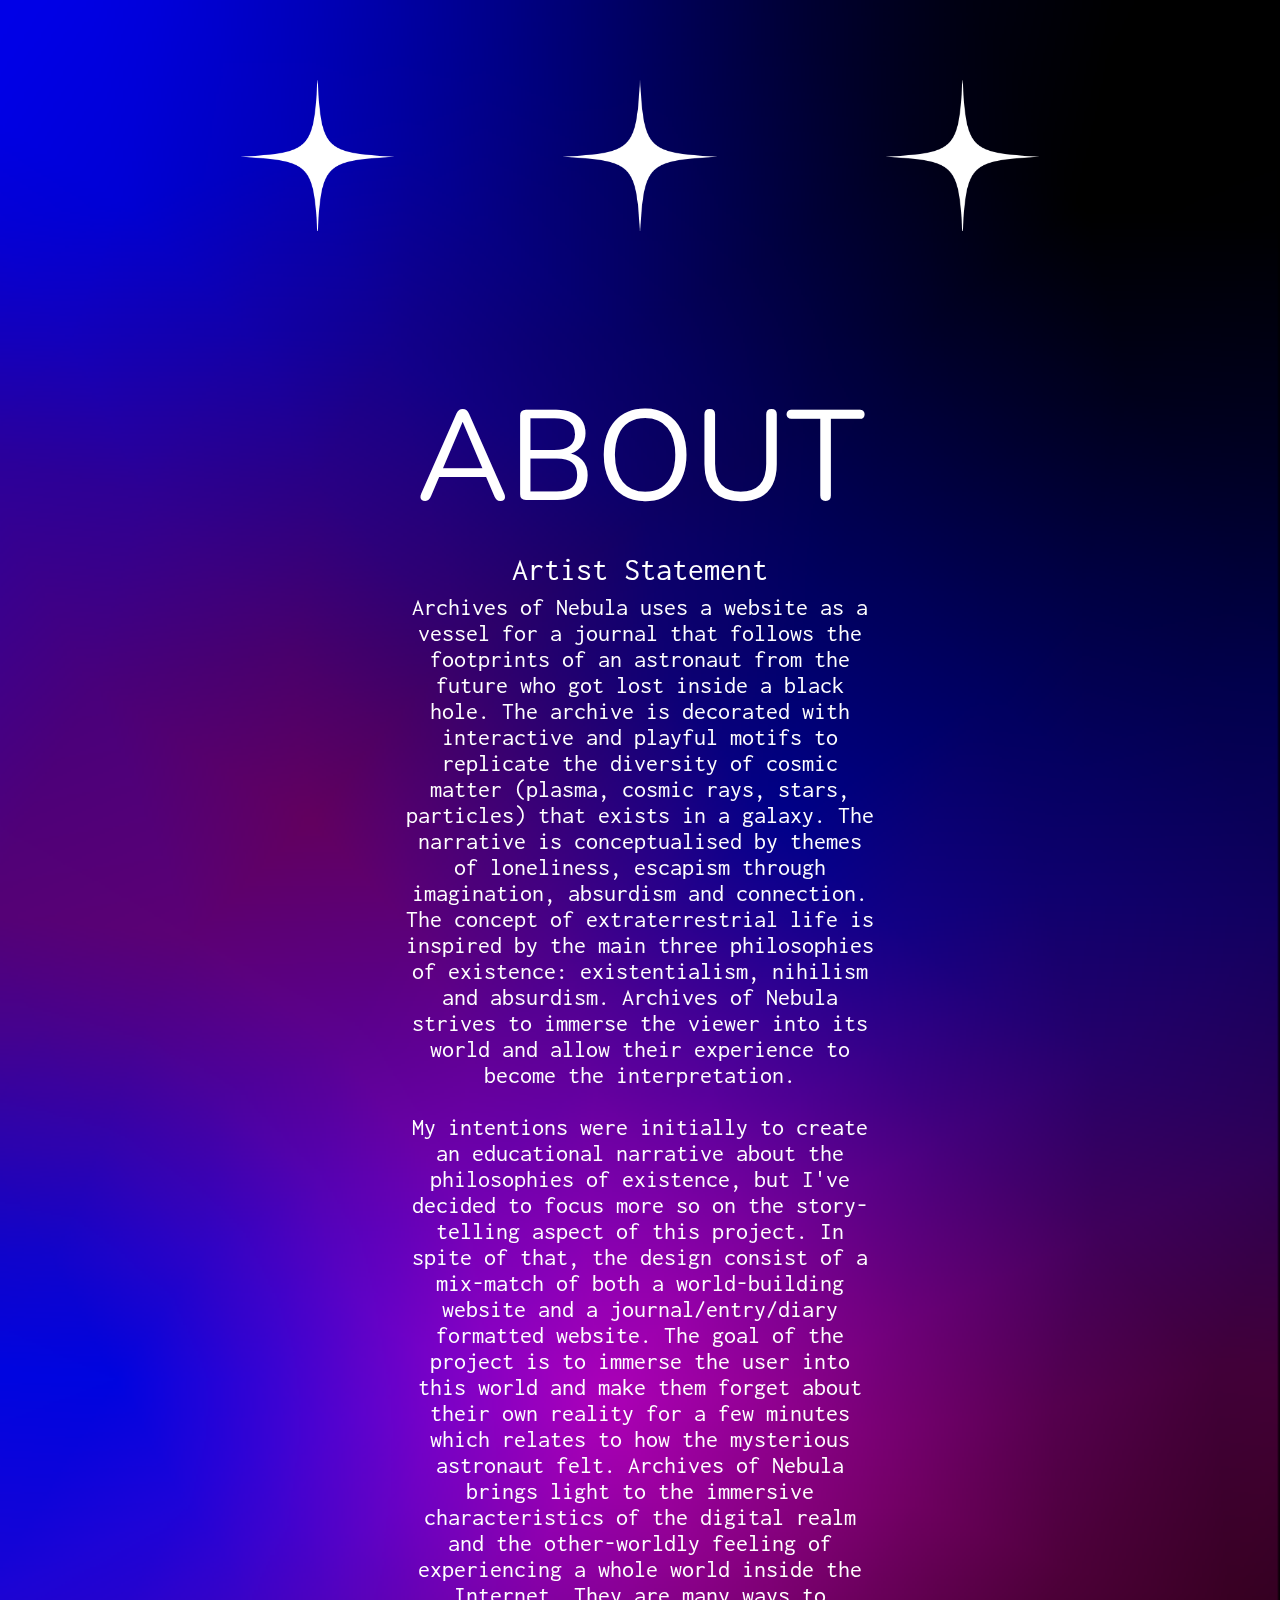
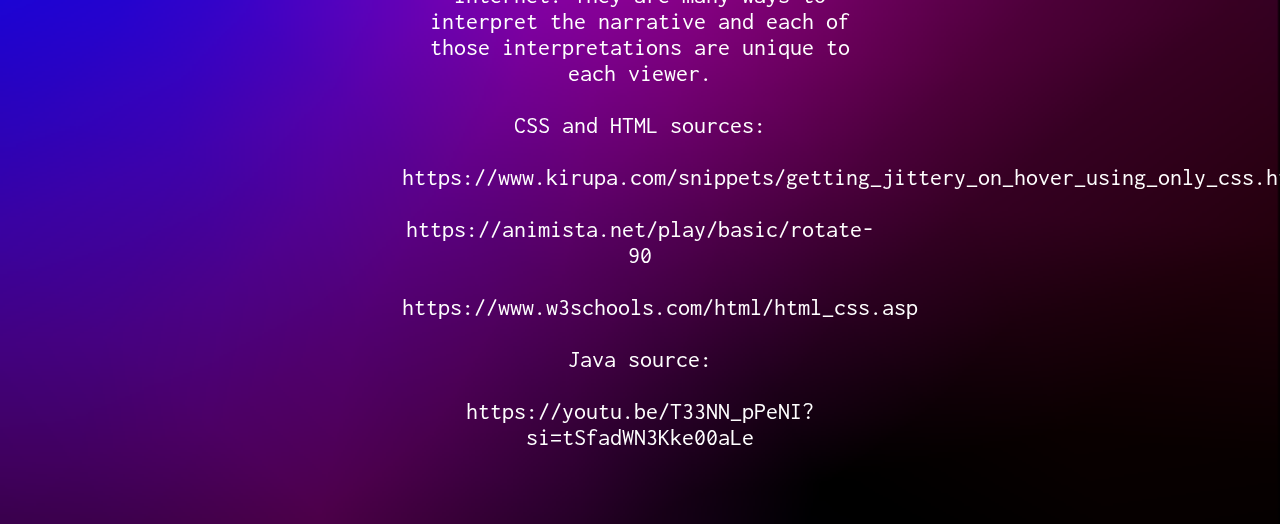
<file: about.html>
<!DOCTYPE html>
<html lang="en">

<head>
    <meta charset="UTF-8">
    <meta name="viewport" content="width=device-width, initial-scale=1.0">

    <title>Archives Of Nebula</title>

    <link>
    <link href="https://fonts.googleapis.com/css2?family=Inconsolata:wght@200..900&display=swap" rel="stylesheet">
    <link
        href="https://fonts.googleapis.com/css2?family=Audiowide&family=Nunito:ital,wght@0,200..1000;1,200..1000&display=swap"
        rel="stylesheet">

    <link rel="stylesheet" a href="css/styles.css">
    <link rel="stylesheet" a href="css/animations.css">
    <script defer src="js/app.js"></script>


</head>

<body id="abouts">
    <section class="theend">
        <h class="endstar">
            <img src="images/main/whitestar.png" class="endstarx">
        </h>
        <h class="endstar1">
            <img src="images/main/whitestar.png" class="endstar1x">
        </h>
        <h class="endstar2">
            <img src="images/main/whitestar.png" class="endstar2x">
        </h>
        <h class="endtitle">ABOUT</h>
        <h class="endnotestitle hidden">Artist Statement
        </h>
        <h class="endnotes hidden">Archives of Nebula uses a website as a vessel for a journal that follows the
            footprints of an astronaut from the future who got lost inside a black hole. The archive is decorated with
            interactive and playful motifs to replicate the diversity of cosmic matter (plasma, cosmic rays, stars,
            particles) that exists in a galaxy. The narrative is conceptualised by themes of loneliness, escapism
            through imagination, absurdism and connection. The concept of extraterrestrial life is inspired by the main
            three philosophies of existence: existentialism, nihilism and absurdism. Archives of Nebula strives to
            immerse the viewer into its world and allow their experience to become the interpretation.

            <br /> <br />
            My intentions were initially to create an educational narrative about the philosophies of existence, but
            I've decided to focus more so on the story-telling aspect of this project. In spite of that, the design
            consist of a mix-match of both a world-building website and a journal/entry/diary formatted website. The goal 
            of the project is to immerse the user into this world and make them forget about their own reality for a few minutes
            which relates to how the mysterious astronaut felt. Archives of Nebula brings light to the immersive
            characteristics of the digital realm and the other-worldly feeling of experiencing a whole world inside the Internet.
            They are many ways to interpret the narrative and
            each of those interpretations are unique to each viewer. 
            <br /> <br />
            CSS and HTML sources:
            <br /> <br />
            https://www.kirupa.com/snippets/getting_jittery_on_hover_using_only_css.htm
            <br /> <br />
            https://animista.net/play/basic/rotate-90
            <br /> <br />
            https://www.w3schools.com/html/html_css.asp
            
            <br /> <br />
            Java source:
            <br /> <br />
            https://youtu.be/T33NN_pPeNI?si=tSfadWN3Kke00aLe


     
        </h>
        
    



    </section>



</body>

</html>
</file>
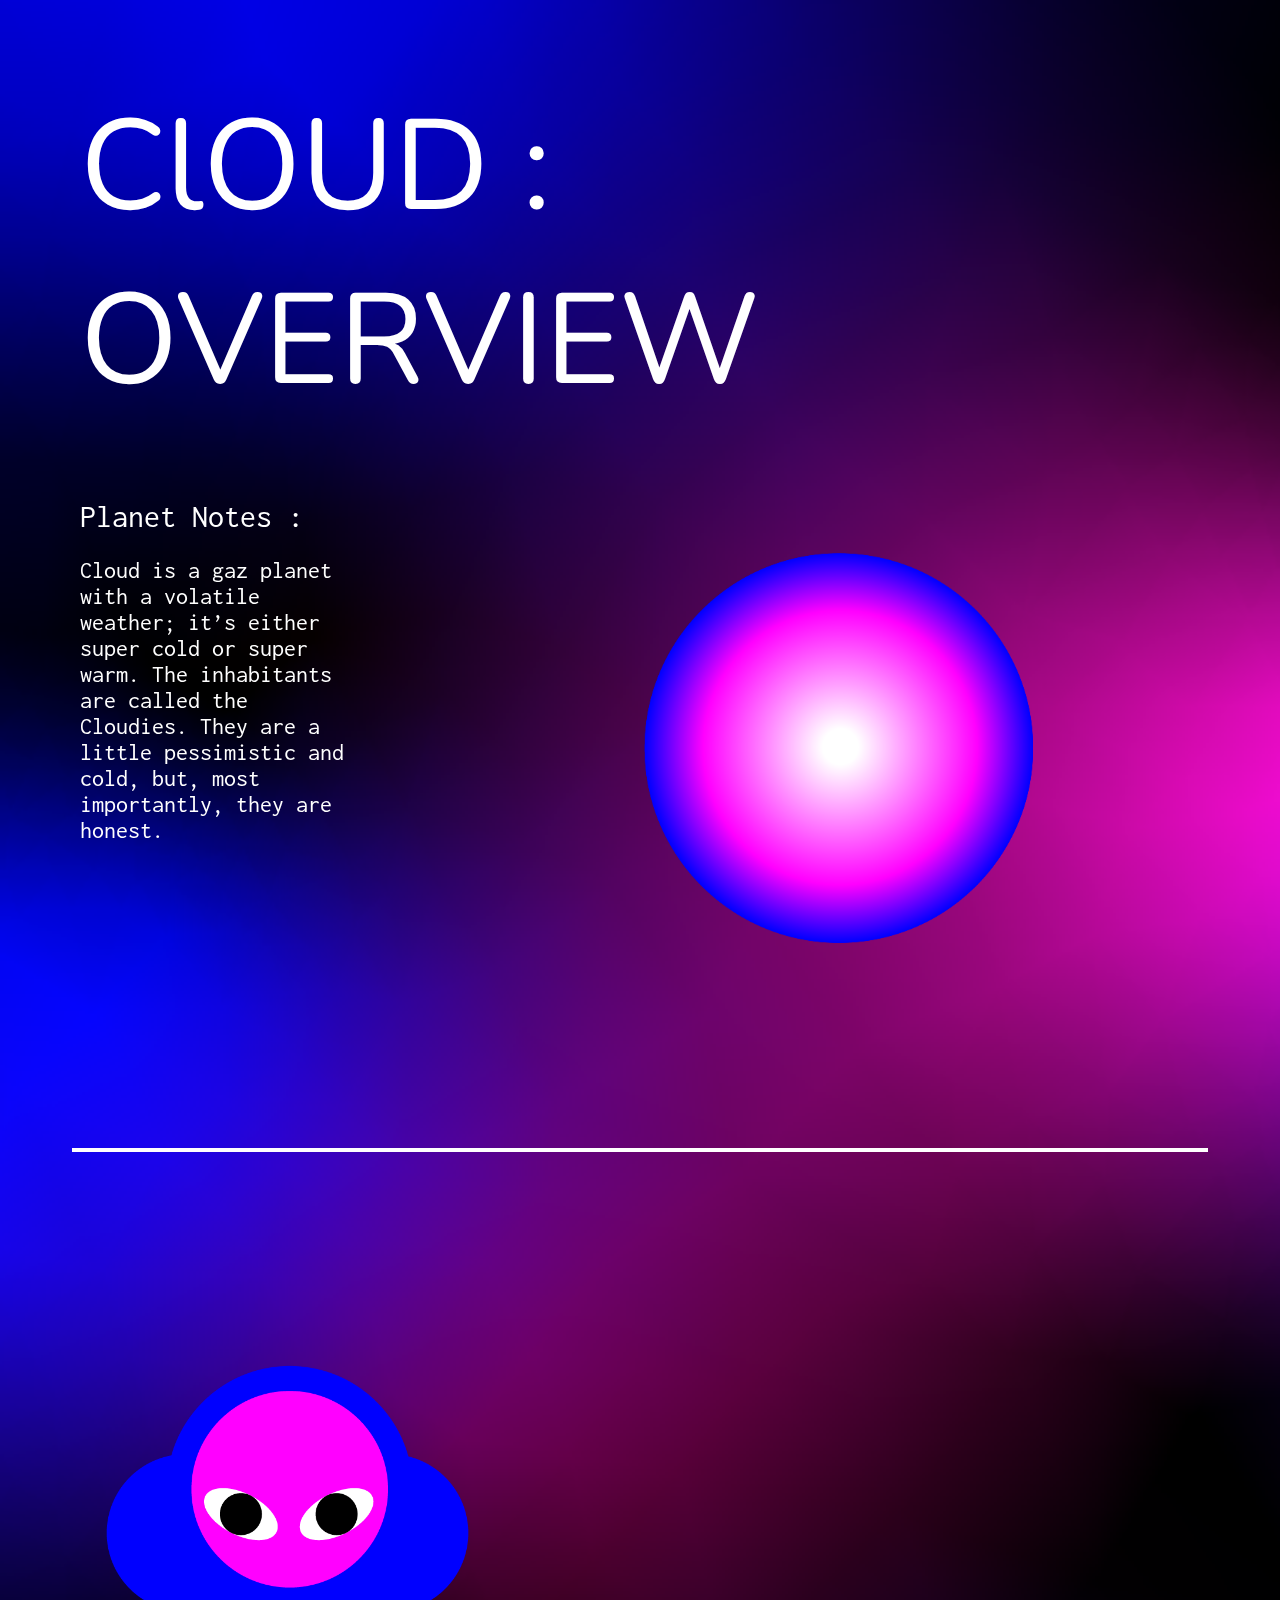
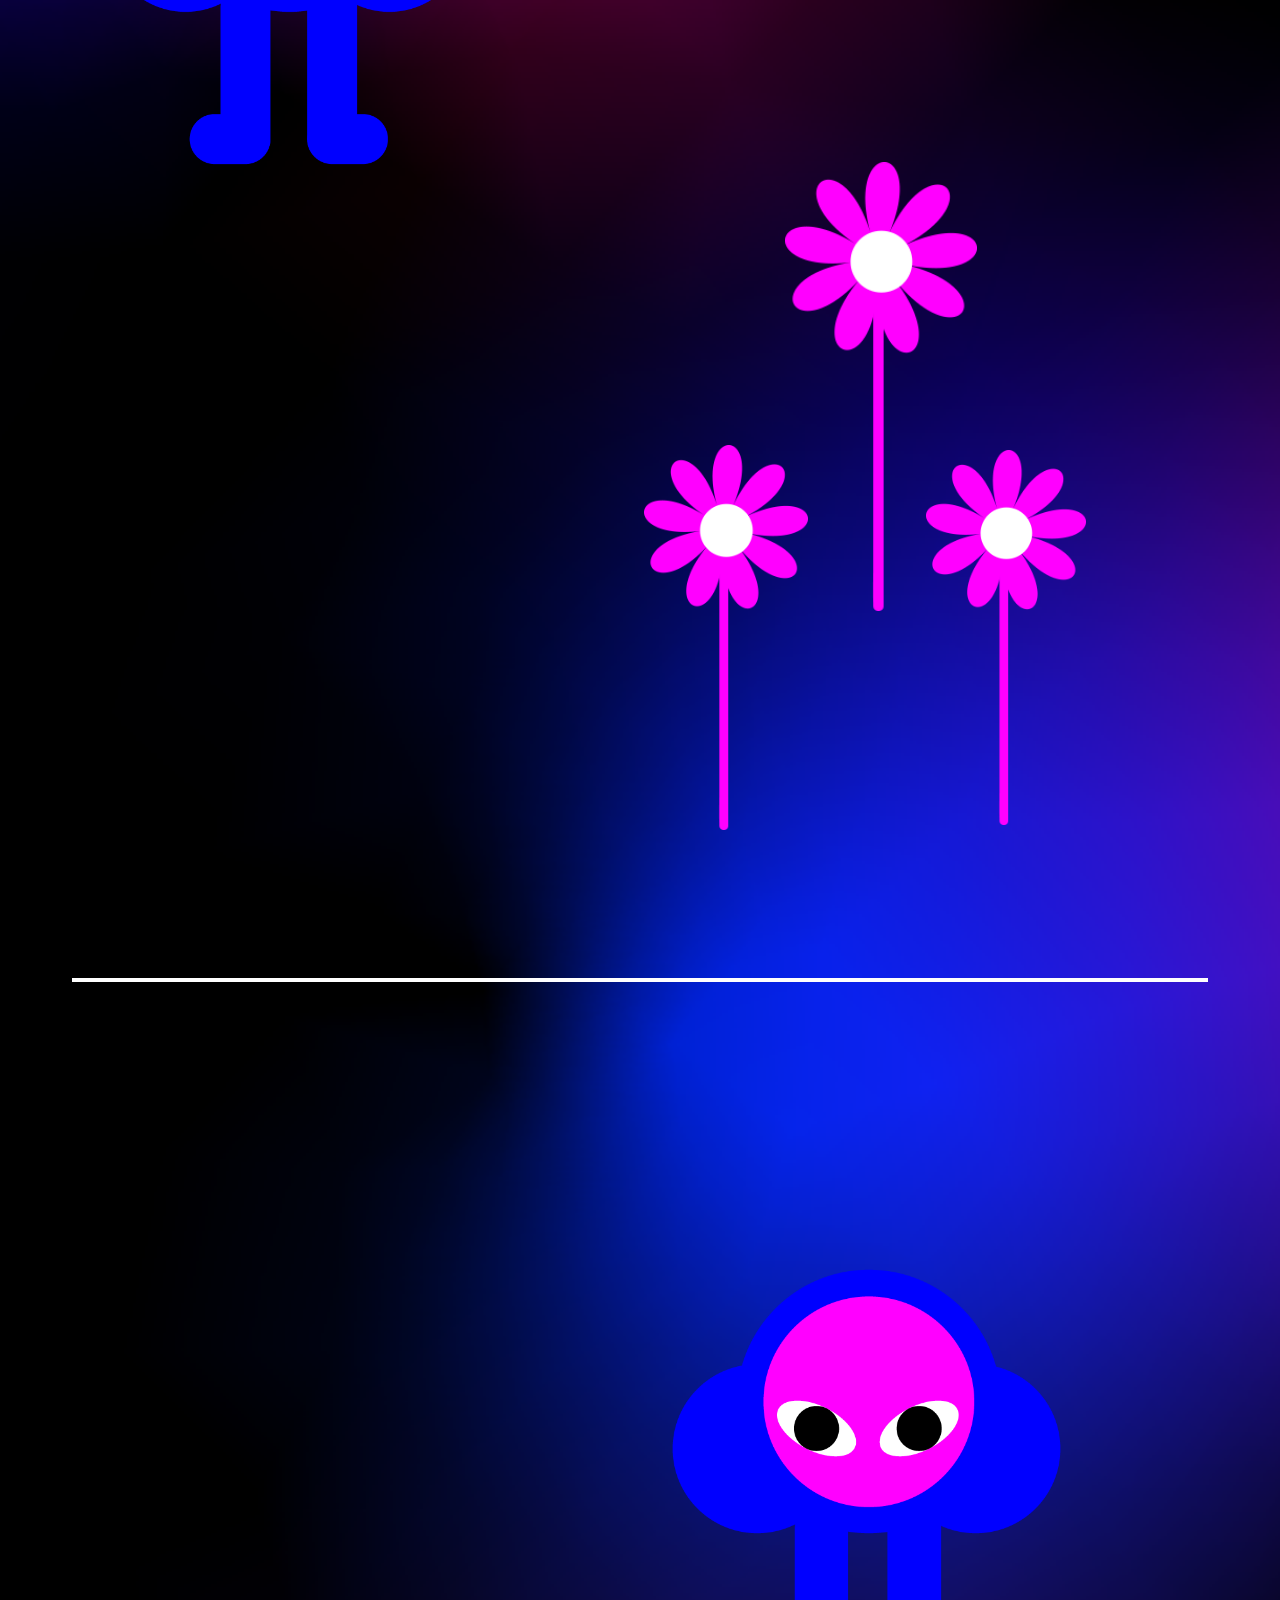
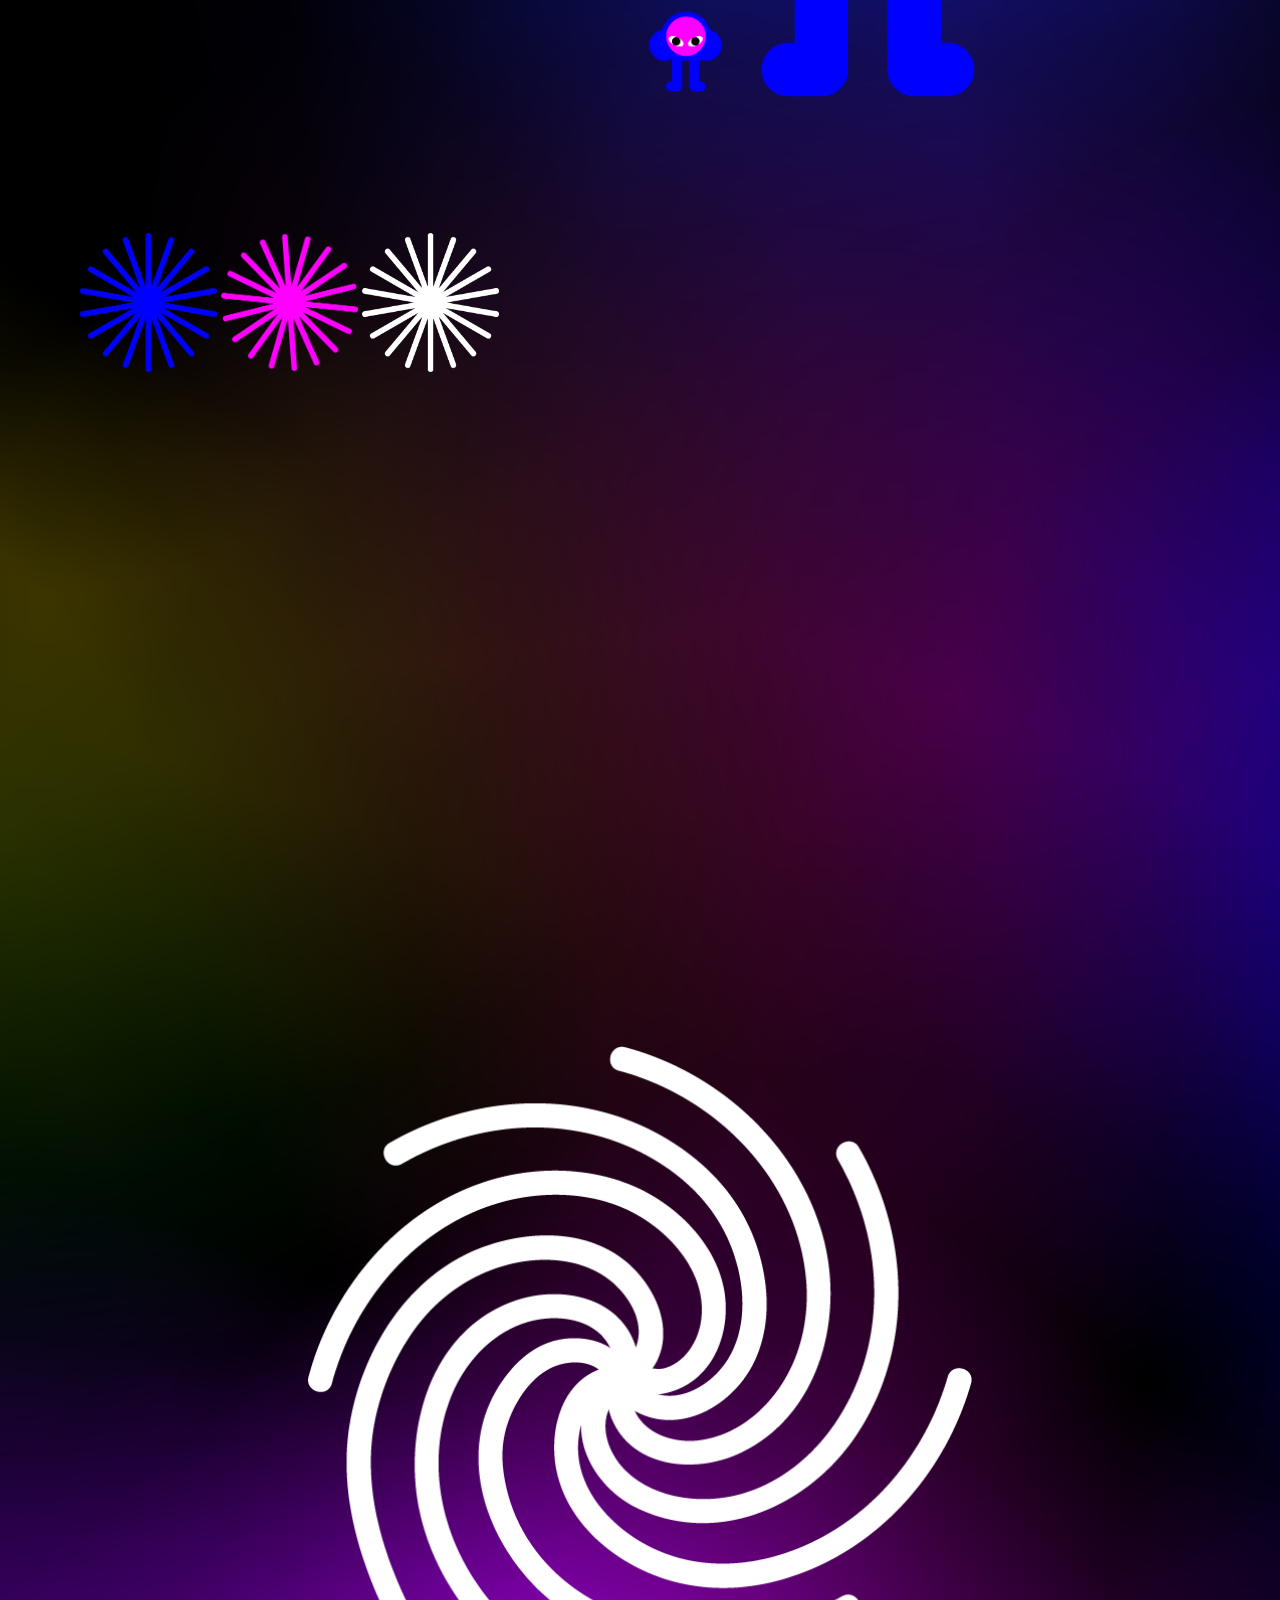
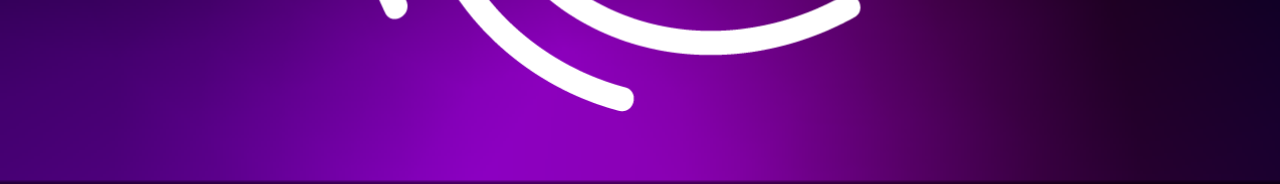
<file: cloud.html>
<!DOCTYPE html>
<html lang="en">

<head>
    <meta charset="UTF-8">
    <meta name="viewport" content="width=device-width, initial-scale=1.0">
    <title>Archives Of Nebula</title>

    <link>
    <link href="https://fonts.googleapis.com/css2?family=Inconsolata:wght@200..900&display=swap" rel="stylesheet">
    <link
        href="https://fonts.googleapis.com/css2?family=Audiowide&family=Nunito:ital,wght@0,200..1000;1,200..1000&display=swap"
        rel="stylesheet">
    
    <link rel="stylesheet" a href="css/styles.css">
    <link rel="stylesheet" a href="css/animations.css">
    <script defer src="js/app.js"></script>


</head>

<body id="cloudgradient">
    <section class="cloudtitle">
        <h class="ctitle">ClOUD : OVERVIEW</h>
        <h class="cflower">
            <img src="images/cloud/bluesun.png" class="cflowerx">
        </h>
        <h class="cborder"></h>
        <h class="cnotestitle hidden">Planet Notes :
        </h>
        <h class="cnotes hidden">Cloud is a gaz planet with a volatile weather; it’s either super cold or super warm.
            The
            inhabitants are called the Cloudies. They are a little pessimistic and cold, but, most importantly, they are
            honest. </h>
        <h class="cplanet">
            <img src="images/cloud/cloudplanet.png" class="cplanetx">
        </h>
    </section>



    <section class="cloudian1">

        <h class="cloudian">
            <img src="images/cloud/cloudian.png" class="cloudianx">
        </h>
        <h class="ctraittitle hidden">Traits :
        </h>
        <h class="ctraittext hidden">
            <p>Language: Cloudian</p>
            <p>Height: 10 000 cm</p>
            <p>Kindness: 5/10</p>
            <p>Food: Water</p>
            <p>Happiness: 4/10</p>
            <p>Religion: none</p>
        </h>

        <h class="cconvo hidden">
            Message from a Cloudy:
            <br /> <br />
            ~~~~~ ~~~~ ~~~~~~~~~~ ~~~~~~~~~~ ~~~~~~~~~~~~ ~ ~~~~~~~~~~~~~~~~~~~~~~~~~~~~~~
            <br /> <br />
            translation//
            <br /> <br />
            Today, I woke up at 3pm and had water until 8pm, then I went back to bed. Yesterday, I did the same thing,
            except; I woke up at 4pm instead, not at 3pm. Tomorrow, I will do the same.


        </h>
        <h class="cloudflower1">
            <img src="images/cloud/cloudflower.png" class="cloudflower1x">
        </h>
        <h class="cloudflower2">
            <img src="images/cloud/cloudflower.png" class="cloudflower2x">
        </h>

        <h class="cloudflower3">
            <img src="images/cloud/cloudflower.png" class="cloudflower3x">
        </h>



    </section>

    <section class="cloudduo">
        <h class="clouddad">
            <img src="images/cloud/cloudian.png" class="clouddadx">
        </h>
        <h class="cloudson">
            <img src="images/cloud/cloudian.png" class="cloudsonx">
        </h>
        <h class="cloudconvo hidden">
            Message from a Cloudy:
            <br /> <br />
            ~~~~~ ~~~~~~ ~~~~~~~~~~~~~~~ ~~~~~~~~~~ ~~~~~~~~ ~~~~~~~~~~~ ~~~~~ ~~
            <br /> <br />
            translation//
            <br /> <br />
            Yo, my name is Bobby and my son is Bob. Bob said you should leave this place because there’s no point in you
            staying here and there’s no meaning in life. I’m very proud of my son.
        </h>
        <h class="cstars">
            <img src="images/cloud/bluesun.png" class="cstarsx">
        </h>

        <h class="cstars1">
            <img src="images/cloud/pinksun.png" class="cstars1x">
        </h>

        <h class="cstars2">
            <img src="images/cloud/whitestars.png" class="cstars2x">
        </h>


    </section>

    <section class="cloudend">
        <h class="cclick hidden">Click this portal to go back to the planets
        </h>
        <h class="cend">
            <a href="index.html"> <img src="images/main/twirl.png" class="ctwirl"></a>
        </h>
    </section>

</body>

</html>
</file>
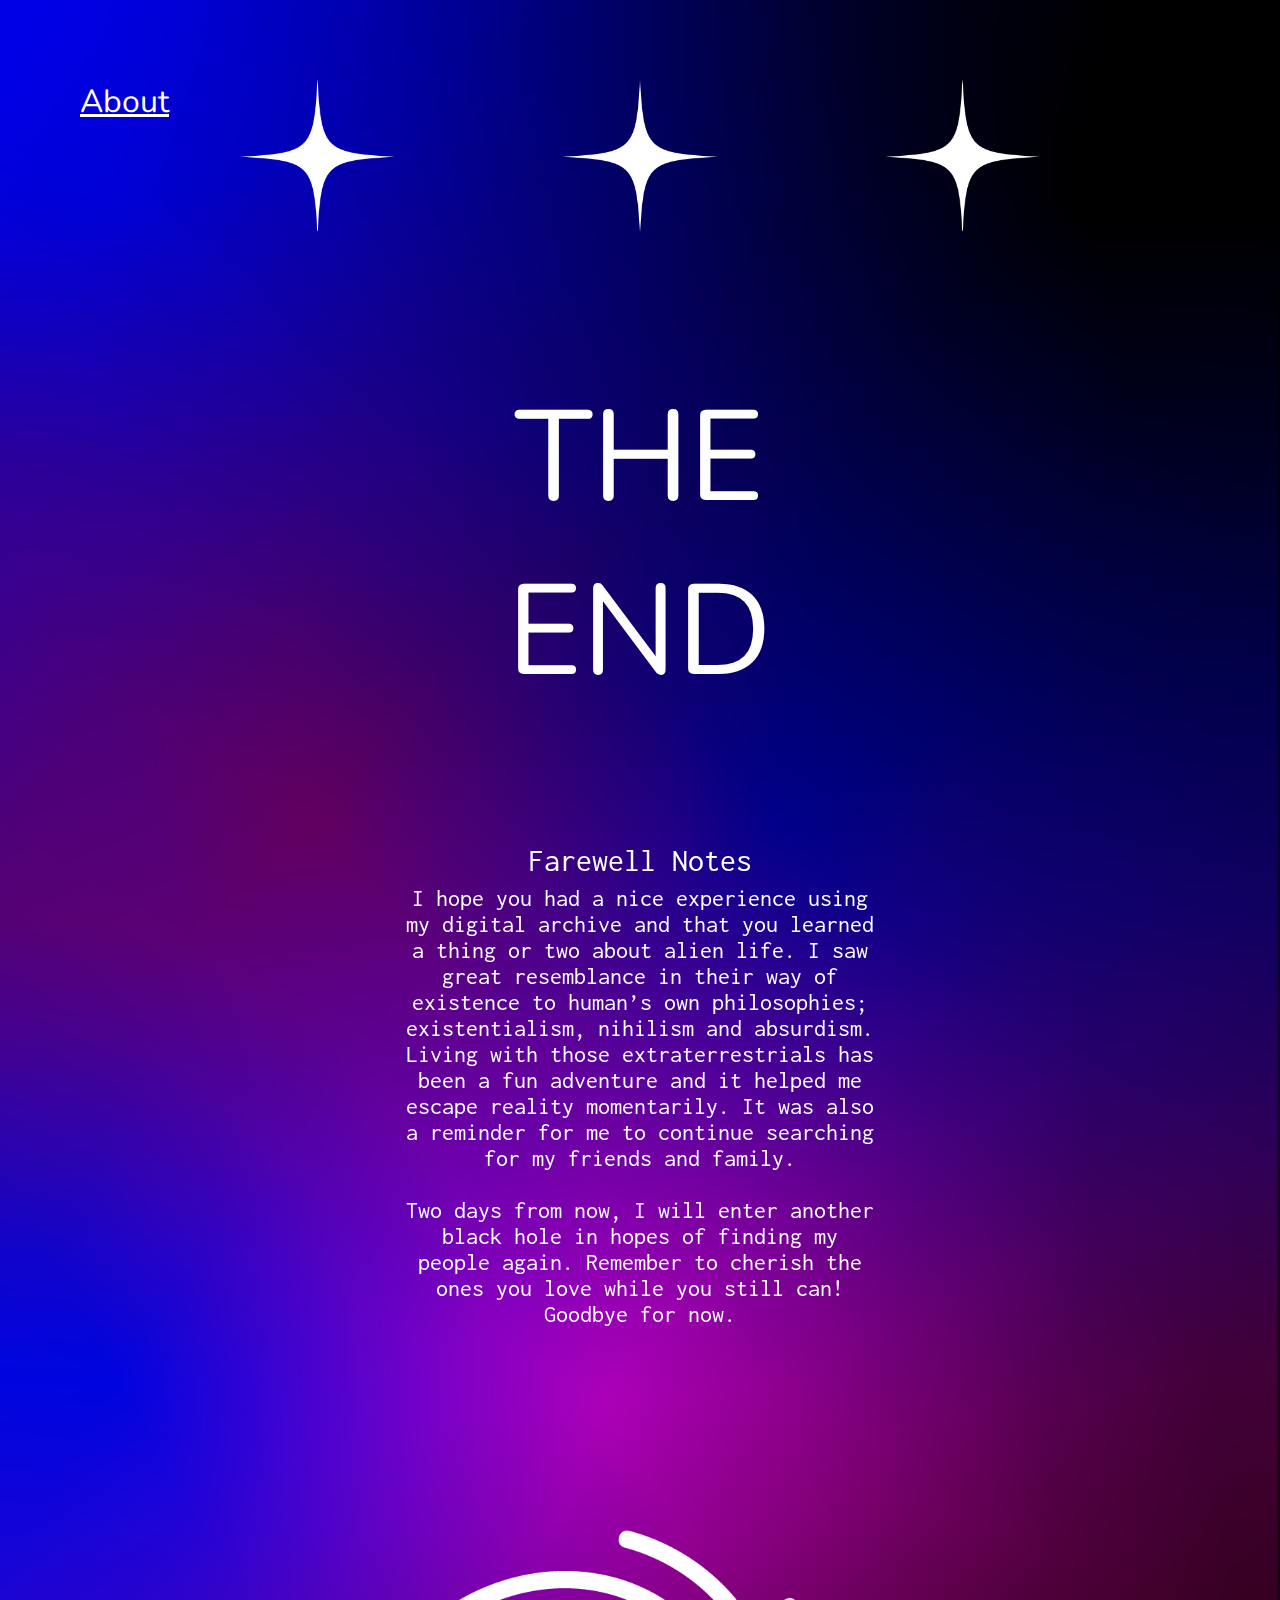
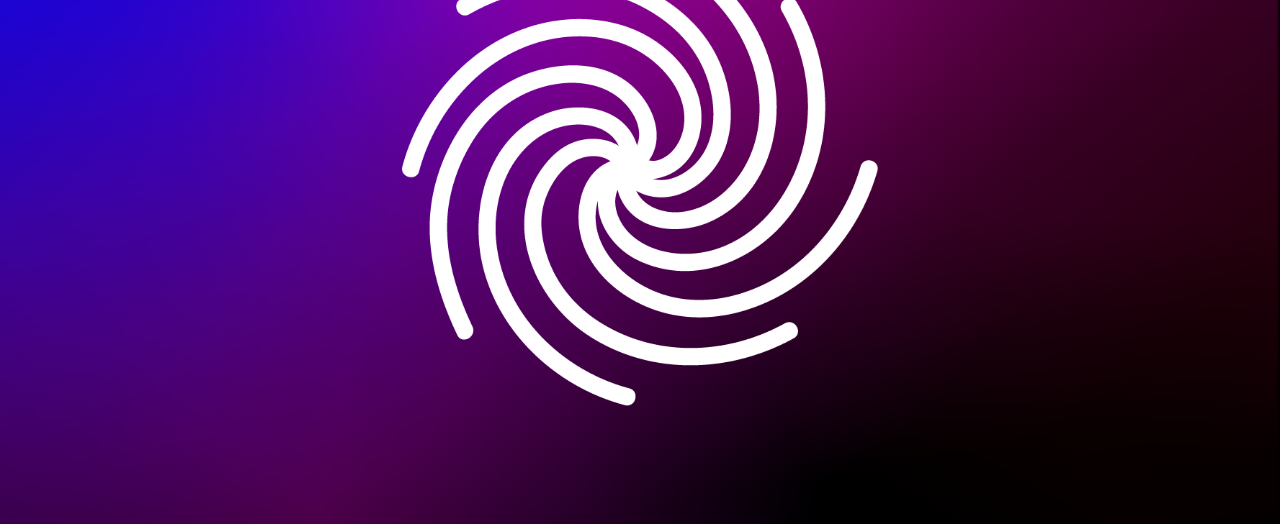
<file: ending.html>
<!DOCTYPE html>
<html lang="en">

<head>
    <meta charset="UTF-8">
    <meta name="viewport" content="width=device-width, initial-scale=1.0">

    <title>Archives Of Nebula</title>

    <link>
    <link href="https://fonts.googleapis.com/css2?family=Inconsolata:wght@200..900&display=swap" rel="stylesheet">
    <link
        href="https://fonts.googleapis.com/css2?family=Audiowide&family=Nunito:ital,wght@0,200..1000;1,200..1000&display=swap"
        rel="stylesheet">
    
    <link rel="stylesheet" a href="css/styles.css">
    <link rel="stylesheet" a href="css/animations.css">
    <script defer src="js/app.js"></script>


</head>

<body id="ends">
    <section class="theend">
        <h class="endstar">
            <img src="images/main/whitestar.png" class="endstarx">
        </h>
        <h class="endstar1">
            <img src="images/main/whitestar.png" class="endstar1x">
        </h>
        <h class="endstar2">
            <img src="images/main/whitestar.png" class="endstar2x">
        </h>
        <h class="endtitle">THE END</h>
        <h class="endnotestitle hidden">Farewell Notes
        </h>
        <h class="endnotes hidden">I hope you had a nice experience using my digital archive and that you learned a
            thing or
            two about alien life. I saw great resemblance in their way of existence to human’s own philosophies;
            existentialism, nihilism and absurdism. Living with those extraterrestrials has been a fun adventure and it
            helped me escape reality momentarily. It was also a reminder for me to continue searching for my friends and
            family.
            <br /> <br />
            Two days from now, I will enter another black hole in hopes of finding my people again. Remember to
            cherish the ones you love while you still can!
            Goodbye for now.
        </h>
        <h class="endportal">
            <a href="index.html"> <img src="images/main/twirl.png" class="endportalx"></a>

        </h>


        <a class="aboutx" href="about.html">About</a>


    </section>



</body>

</html>
</file>
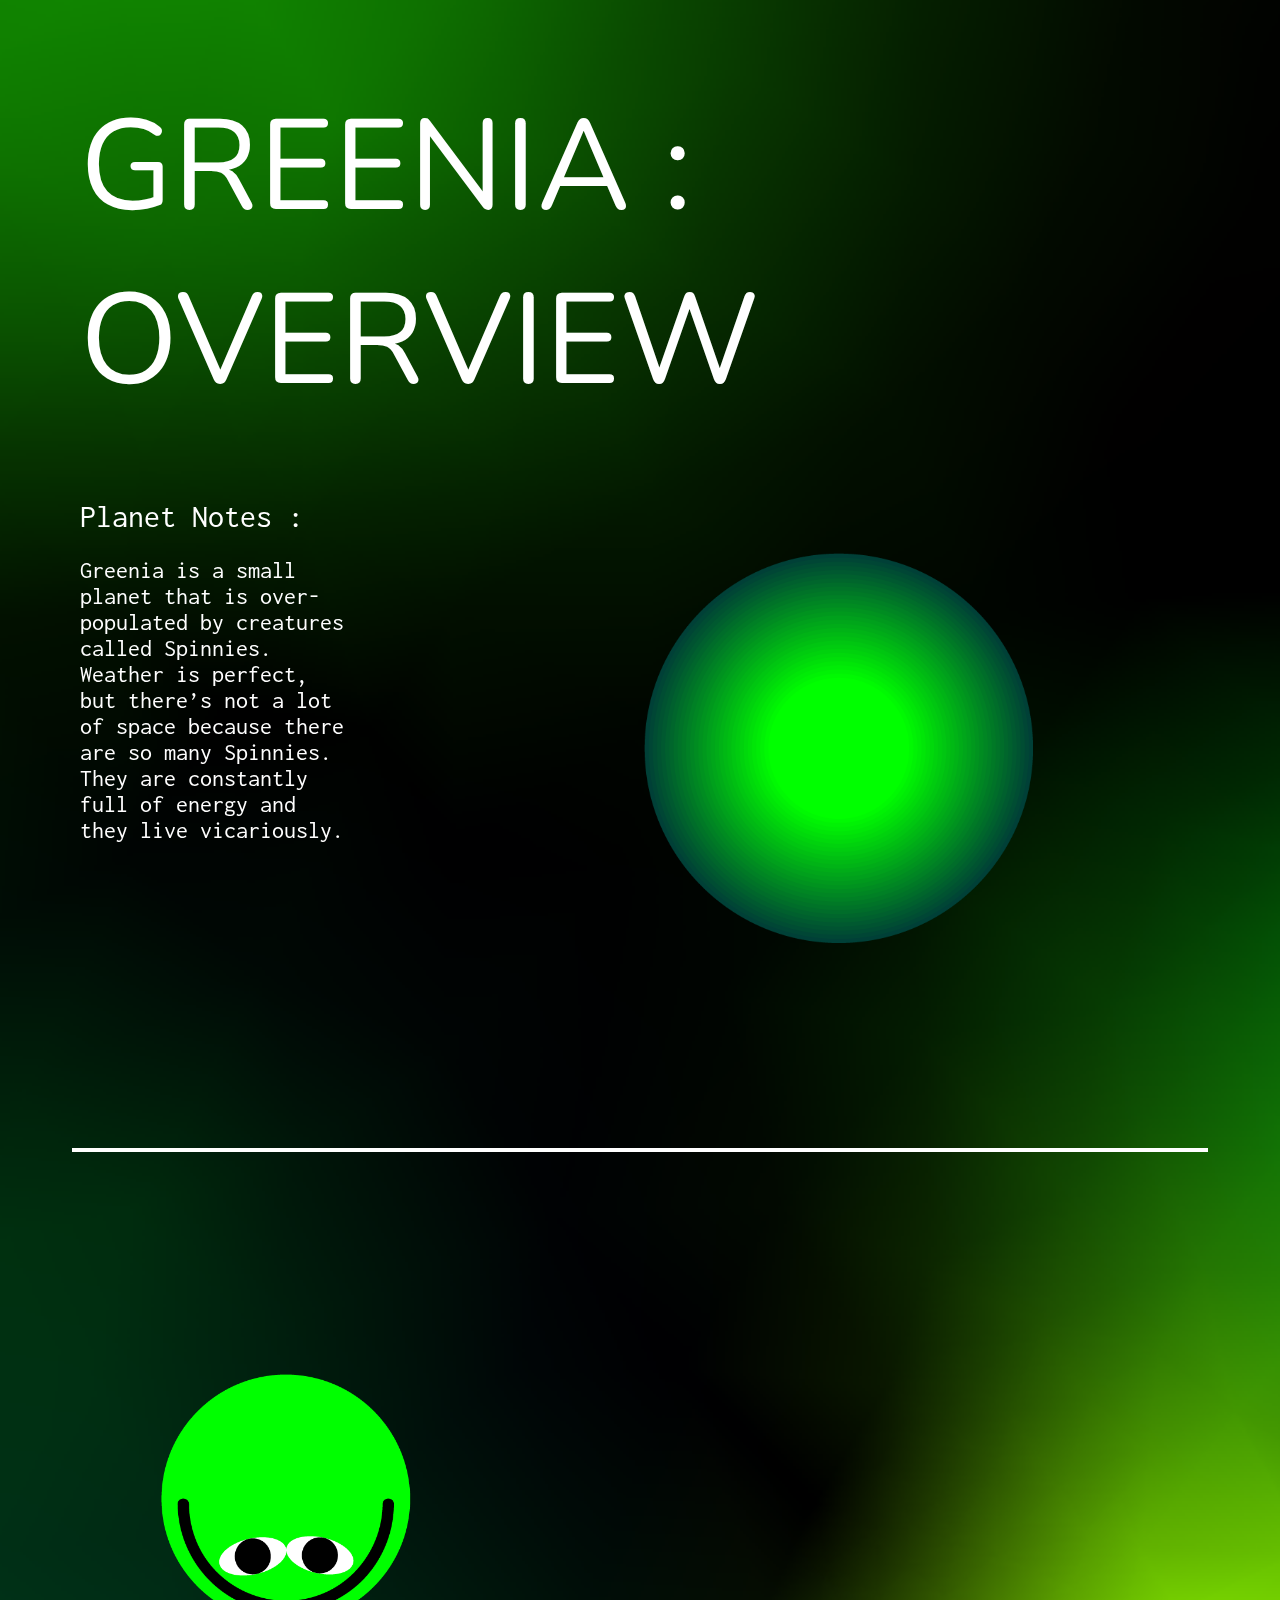
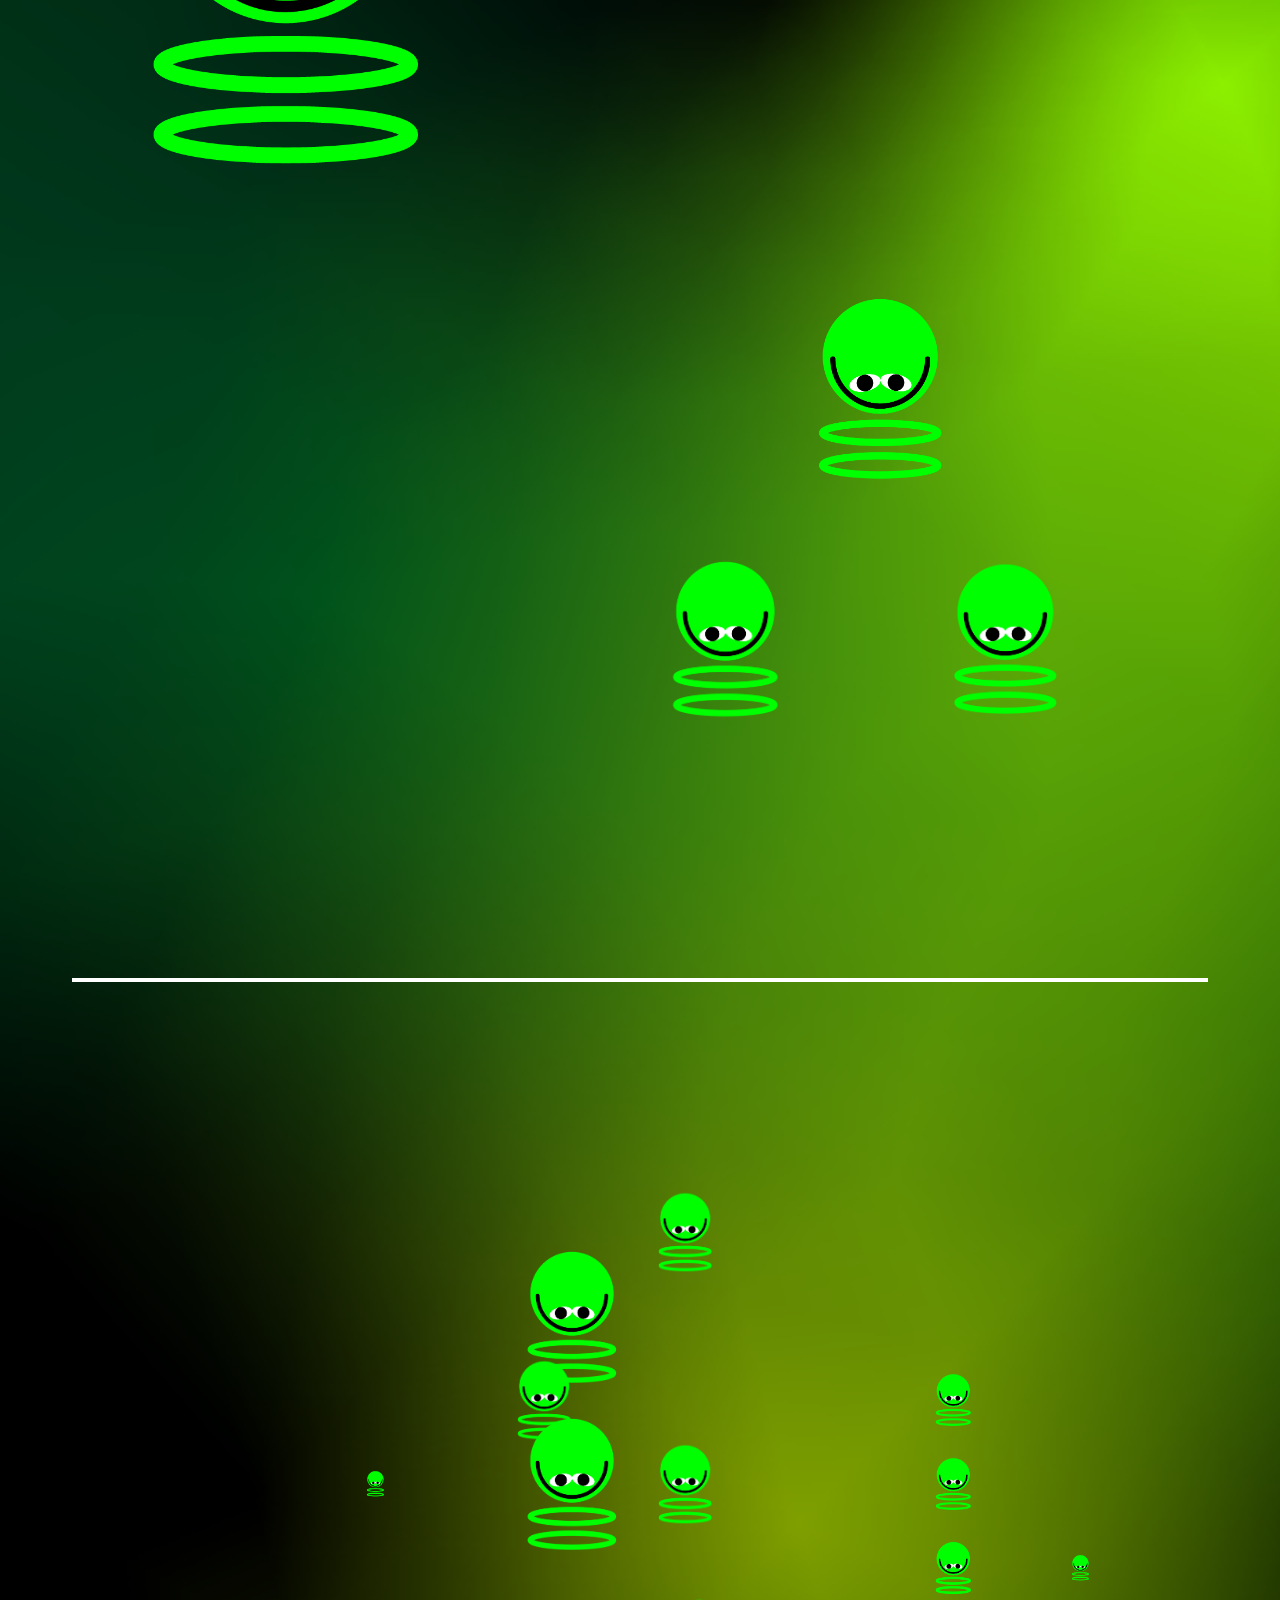
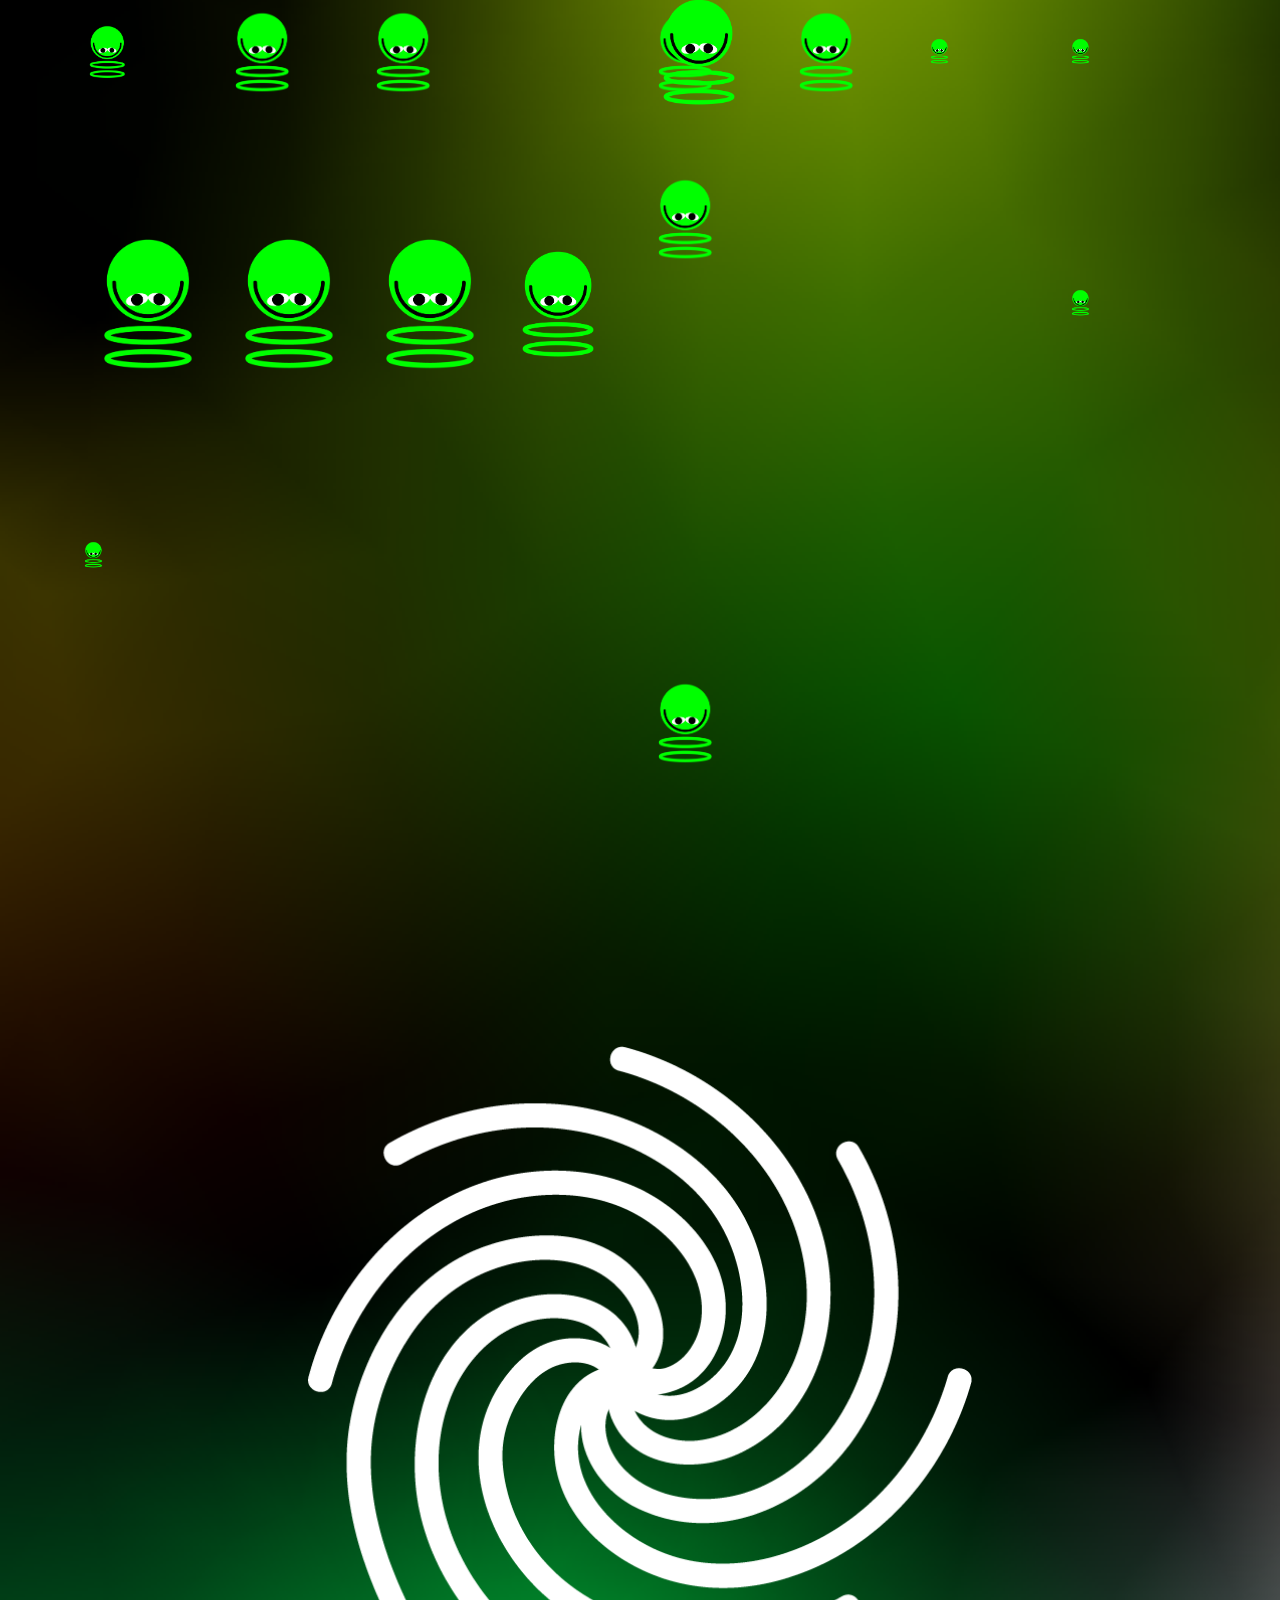
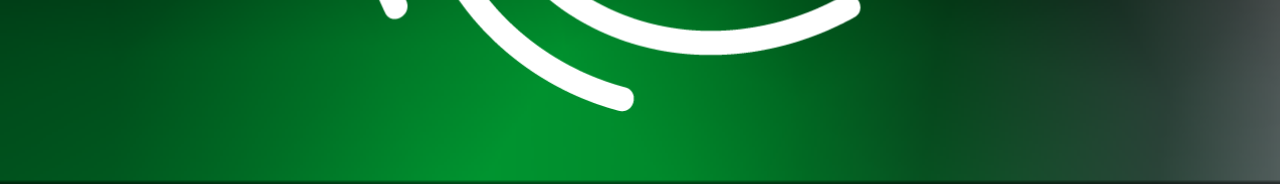
<file: greenia.html>
<!DOCTYPE html>
<html lang="en">

<head>
    <meta charset="UTF-8">
    <meta name="viewport" content="width=device-width, initial-scale=1.0">

    <title>Archives Of Nebula</title>

    <link>
    <link href="https://fonts.googleapis.com/css2?family=Inconsolata:wght@200..900&display=swap" rel="stylesheet">
    <link
        href="https://fonts.googleapis.com/css2?family=Audiowide&family=Nunito:ital,wght@0,200..1000;1,200..1000&display=swap"
        rel="stylesheet">

    <link rel="stylesheet" a href="css/styles.css">
    <link rel="stylesheet" a href="css/animations.css">
    <script defer src="js/app.js"></script>


</head>

<body id="spingradient">
    <section class="greentitle">
        <h class="gtitle">GREENIA : OVERVIEW</h>

        <h class="gborder"></h>
        <h class="gnotestitle hidden">Planet Notes :
        </h>
        <h class="gnotes hidden">Greenia is a small planet that is over-populated by creatures called Spinnies. Weather
            is
            perfect, but there’s not a lot of space because there are so many Spinnies. They are constantly full
            of energy and they live vicariously. </h>
        <h class="gplanet">
            <img src="images/greenia/spinplanet.png" class="gplanetx">
        </h>
    </section>



    <section class="spins">

        <h class="spinny">
            <img src="images/greenia/spin.png" class="spinnyx">
        </h>
        <h class="gtraittitle hidden">Traits :
        </h>
        <h class="gtraittext hidden">
            <p>Language: Spinnian</p>
            <p>Height: 50 cm</p>
            <p>Kindness: 10/10</p>
            <p>Food: their food source is spinning</p>
            <p>Happiness: 10/10</p>
            <p>Religion: none</p>
        </h>

        <h class="gconvo hidden">
            Message from a Spinny:
            <br /> <br />
            o
            <br /> <br />
            translation//
            <br /> <br />
            Good morning!!!!! I LOVE YOU. Life has no purpose, but life is good! We're all in this
            together. Come give me a hug. Please.


        </h>
        <h class="spinny1">
            <img src="images/greenia/spin.png" class="spinny1x">
        </h>
        <h class="spinny2">
            <img src="images/greenia/spin.png" class="spinny2x">
        </h>

        <h class="spinny3">
            <img src="images/greenia/spin.png" class="spinny3x">
        </h>



    </section>

    <section class="brothers">
        </h>
        <h class="bro1">
            <img src="images/greenia/spin.png" class="bro1x">
        </h>
        <h class="bro2">
            <img src="images/greenia/spin.png" class="bro1x">
        </h>
        <h class="bro3">
            <img src="images/greenia/spin.png" class="bro1x">
        </h>
        <h class="bro4">
            <img src="images/greenia/spin.png" class="bro1x">
        </h>
        <h class="bro5">
            <img src="images/greenia/spin.png" class="bro1x">
        </h>
        <h class="bro6">
            <img src="images/greenia/spin.png" class="bro1x">
        </h>
        <h class="bro7">
            <img src="images/greenia/spin.png" class="bro1x">
        </h>
        <h class="bro8">
            <img src="images/greenia/spin.png" class="bro1x">
        </h>
        <h class="bro9">
            <img src="images/greenia/spin.png" class="bro1x">
        </h>
        <h class="bro10">
            <img src="images/greenia/spin.png" class="bro1x">
        </h>
        <h class="bro11">
            <img src="images/greenia/spin.png" class="bro1x">
        </h>
        <h class="bro12">
            <img src="images/greenia/spin.png" class="bro1x">
        </h>
        <h class="bro13">
            <img src="images/greenia/spin.png" class="bro1x">
        </h>
        <h class="bro14">
            <img src="images/greenia/spin.png" class="bro1x">
        </h>
        <h class="bro15">
            <img src="images/greenia/spin.png" class="bro1x">
        </h>
        <h class="bro16">
            <img src="images/greenia/spin.png" class="bro1x">
        </h>
        <h class="bro17">
            <img src="images/greenia/spin.png" class="bro1x">
        </h>
        <h class="bro18">
            <img src="images/greenia/spin.png" class="bro1x">
        </h>
        <h class="bro19">
            <img src="images/greenia/spin.png" class="bro1x">
        </h>
        <h class="bro20">
            <img src="images/greenia/spin.png" class="bro1x">
        </h>
        <h class="bro21">
            <img src="images/greenia/spin.png" class="bro1x">
        </h>
        <h class="bro22">
            <img src="images/greenia/spin.png" class="bro1x">
        </h>
        <h class="bro23">
            <img src="images/greenia/spin.png" class="bro1x">
        </h>
        <h class="bro24">
            <img src="images/greenia/spin.png" class="bro1x">
        </h>
        <h class="spinconvo hidden">
            Message from a Spinny:
            <br /> <br />
            o
            <br /> <br />
            translation//
            <br /> <br />
            Yoyoyo, those are my brothers; in fact, we are all brothers. I spun a total of 20 times today. My brother
            did 40 and my
            other brother did 100. Would you like to be my brother, brotherman? How many spins will you be doing today?
        </h>
        <h class="spinbro">
            <img src="images/greenia/spin.png" class="spinbrox">
        </h>

        <h class="spinbro1">
            <img src="images/greenia/spin.png" class="spinbro1x">
        </h>

        <h class="spinbro2">
            <img src="images/greenia/spin.png" class="spinbro2x">
        </h>


    </section>

    <section class="spinend">
        <h class="gclick hidden">Click this portal to go back to the planets
        </h>
        <h class="gend">
            <a href="index.html"> <img src="images/main/twirl.png" class="gtwirl"></a>
        </h>
    </section>

</body>

</html>
</file>
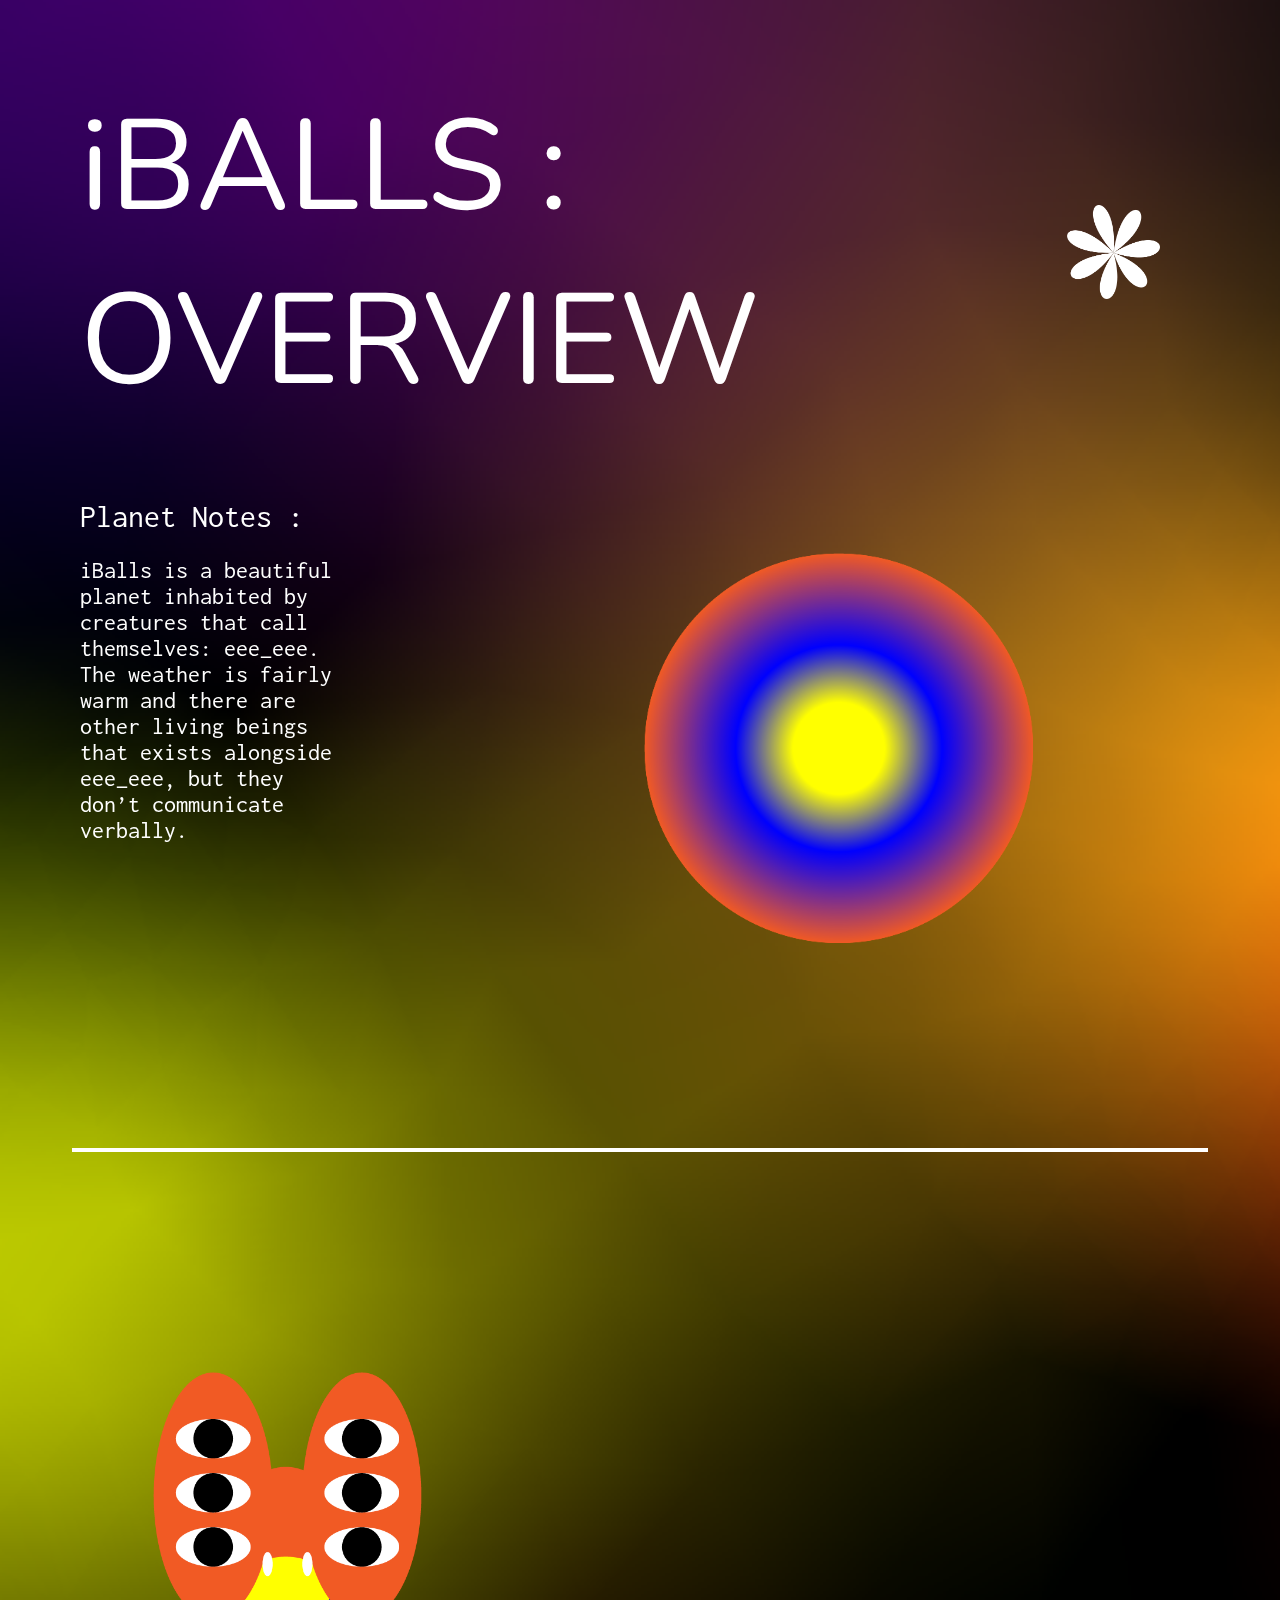
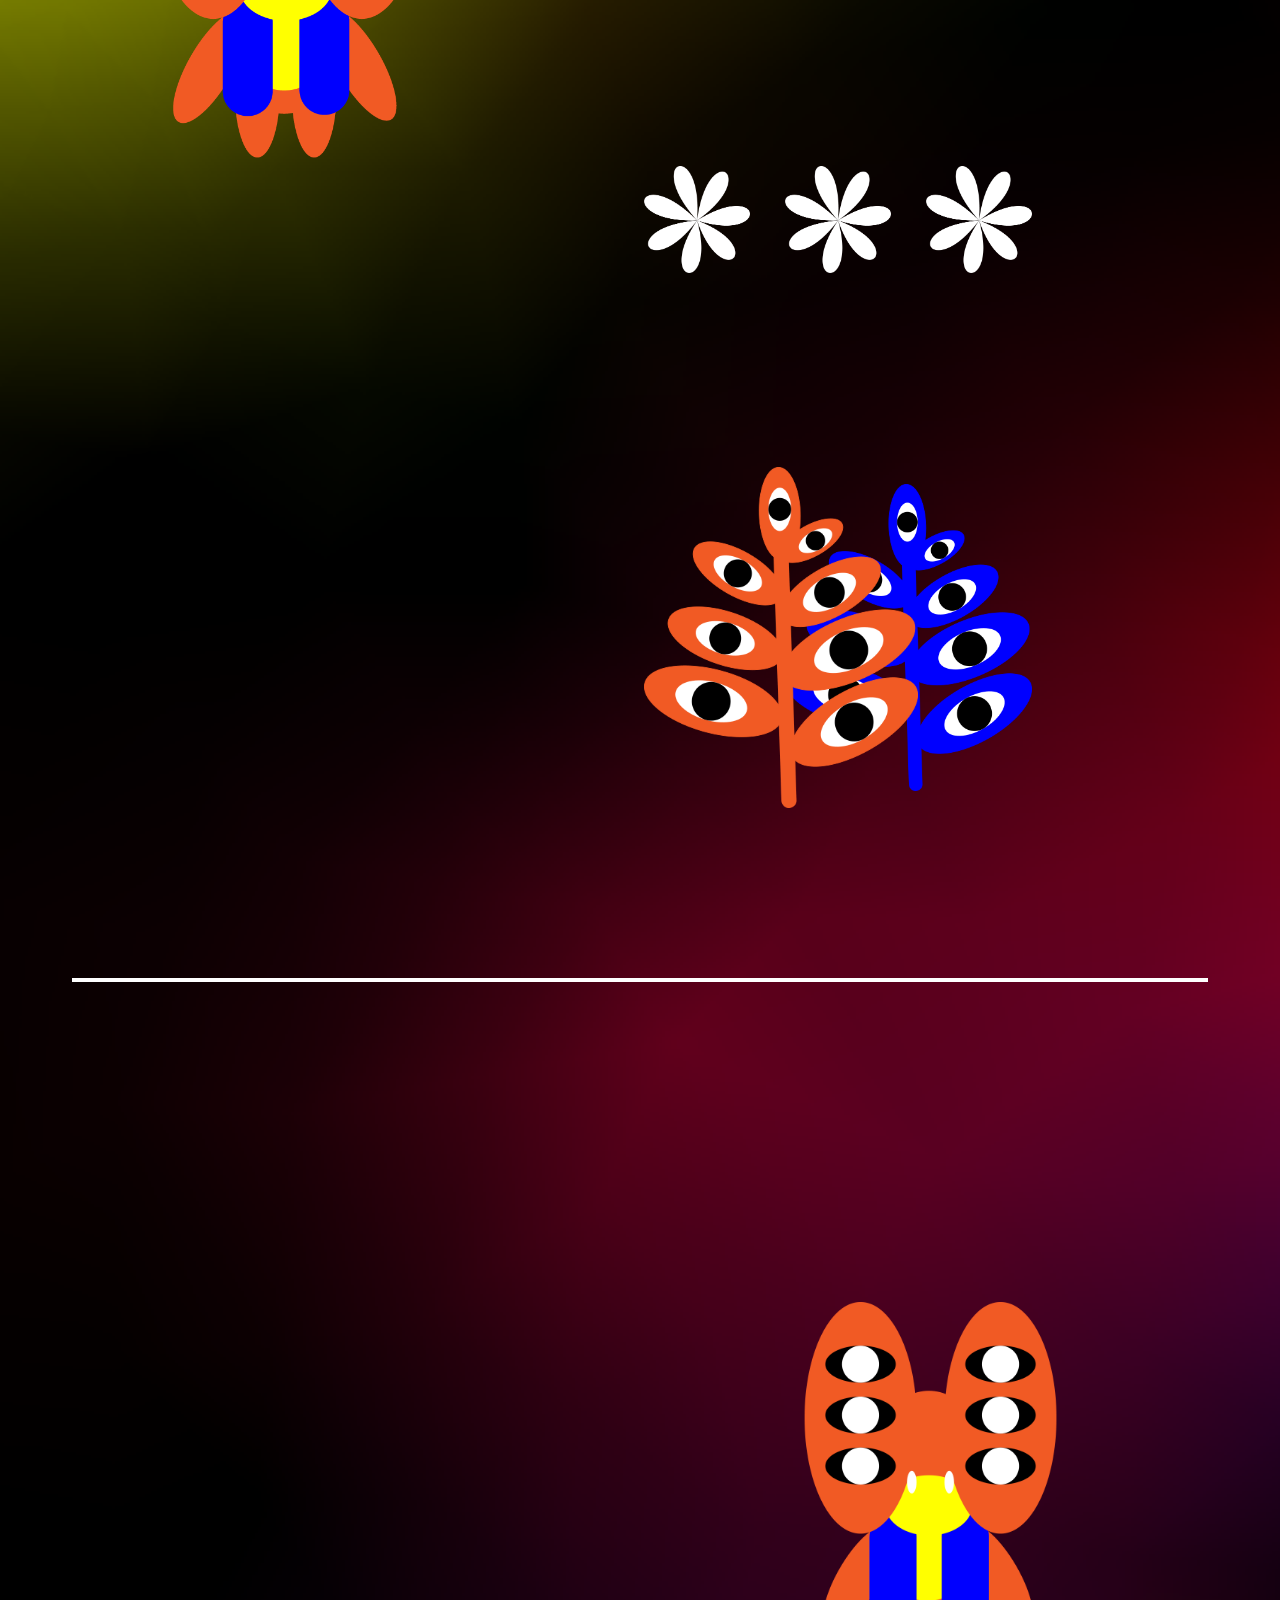
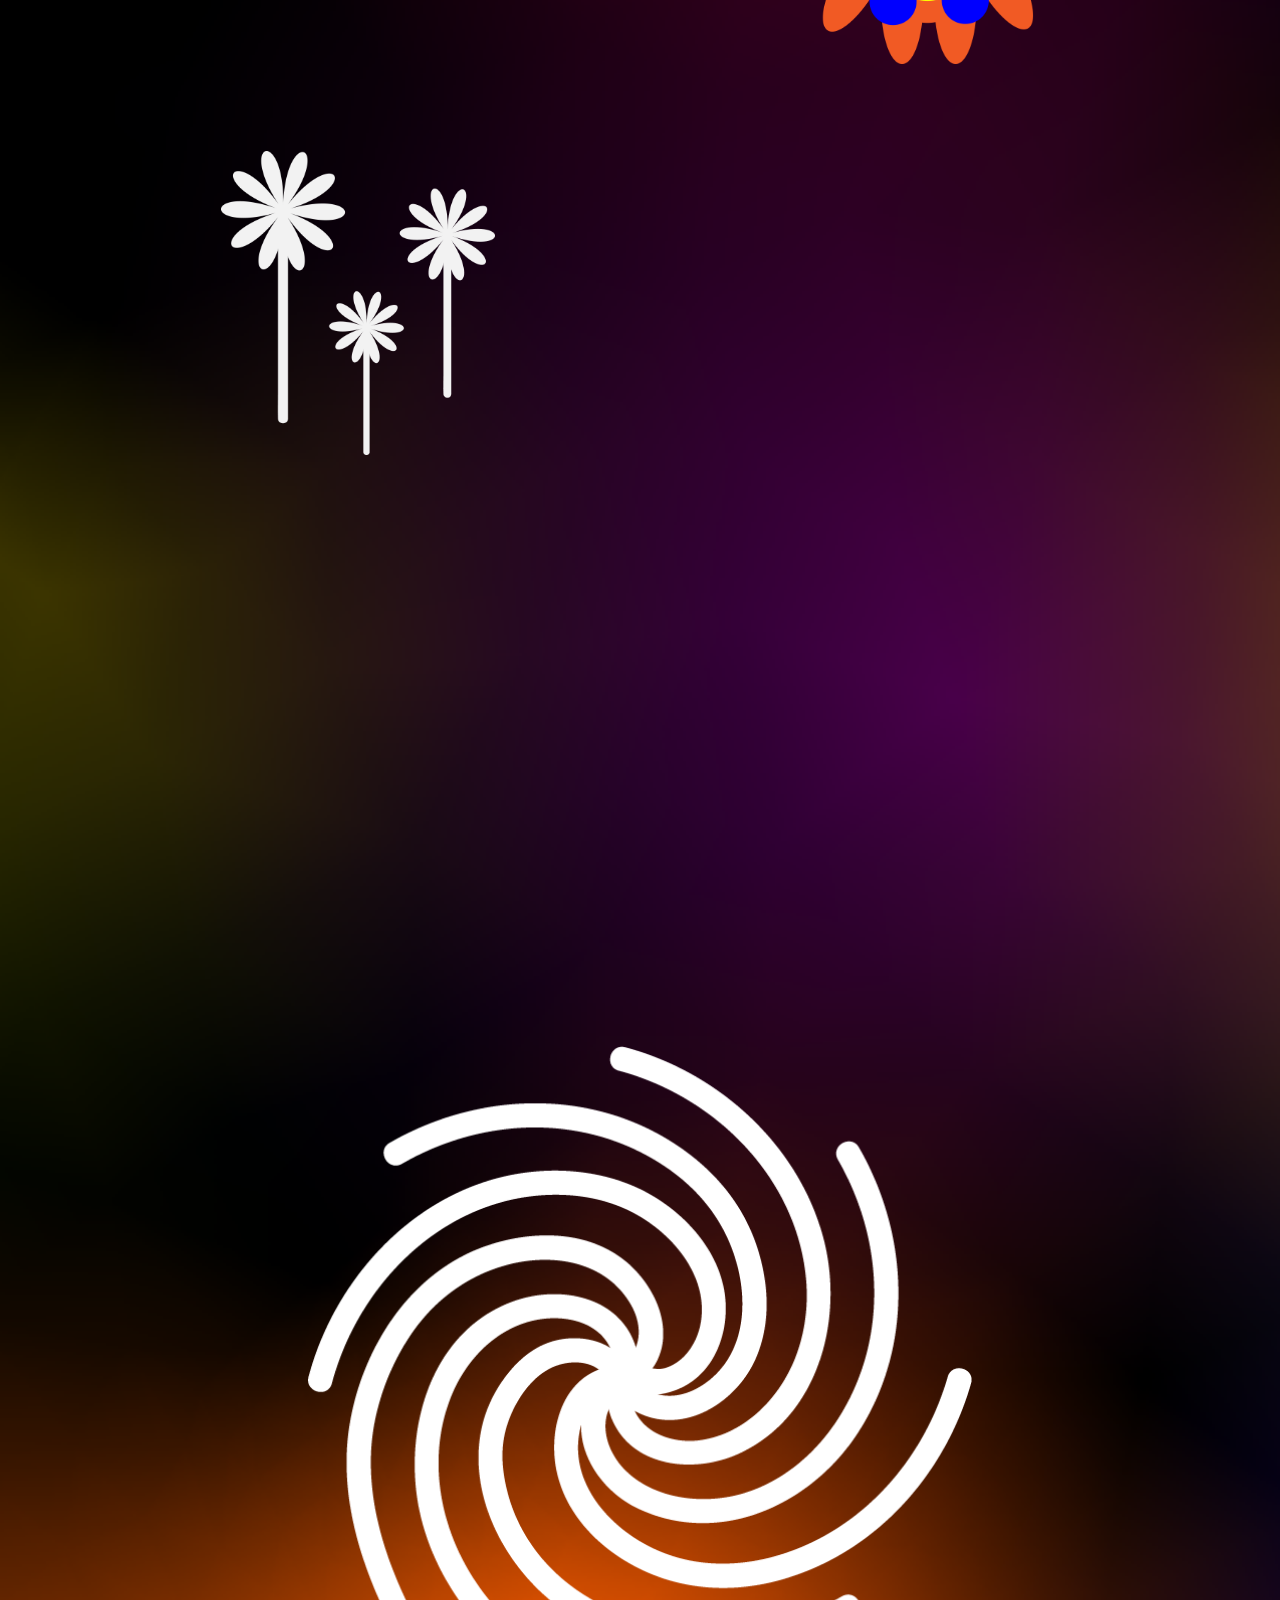
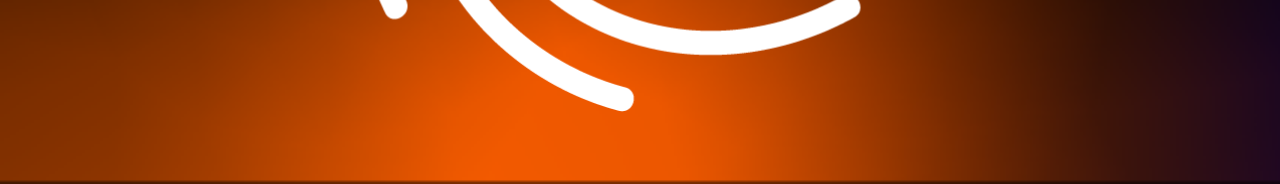
<file: iballs.html>
<!DOCTYPE html>
<html lang="en">

<head>
    <meta charset="UTF-8">
    <meta name="viewport" content="width=device-width, initial-scale=1.0">

    <title>Archives Of Nebula</title>

    <link>
    <link href="https://fonts.googleapis.com/css2?family=Inconsolata:wght@200..900&display=swap" rel="stylesheet">
    <link
        href="https://fonts.googleapis.com/css2?family=Audiowide&family=Nunito:ital,wght@0,200..1000;1,200..1000&display=swap"
        rel="stylesheet">
    
    <link rel="stylesheet" a href="css/styles.css">
    <link rel="stylesheet" a href="css/animations.css">
    <script defer src="js/app.js"></script>


</head>

<body id="iballsgradient">
    <section class="iballstitle">
        <h class="ititle">iBALLS : OVERVIEW</h>
        <h class="iflower">
            <img src="images/iballs/miniflower.png" class="iflowerx">
        </h>
        <h class="iborder"></h>
        <h class="inotestitle hidden">Planet Notes :
        </h>
        <h class="inotes hidden">iBalls is a beautiful planet inhabited by creatures that call themselves: eee_eee. The
            weather
            is fairly warm and there are other living beings that exists alongside eee_eee, but they don’t communicate
            verbally. </h>
        <h class="iplanet">
            <img src="images/iballs/visionplanet.png" class="iplanetx">
        </h>
    </section>



    <section class="eee1">



        <h class="eee">
            <img src="images/iballs/eee.png" class="eeex">
        </h>
        <h class="traittitle hidden">Traits :
        </h>
        <h class="traittext hidden">
            <p>Language: eee</p>
            <p>Height: 400 cm</p>
            <p>Kindness: 7/10</p>
            <p>Food: they don’t believe in food</p>
            <p>Happiness: 7/10</p>
            <p>Religion: Vision</p>
        </h>
        <h class="iflowers">
            <img src="images/iballs/miniflower.png" class="iflowersx">
        </h>
        <h class="iflowers1">
            <img src="images/iballs/miniflower.png" class="iflowersx">
        </h>
        <h class="iflowers2">
            <img src="images/iballs/miniflower.png" class="iflowersx">
        </h>
        <h class="iconvo hidden">
            Message from an eee_eee:
            <br /> <br />
            eee_ee e e eeeee ee eeee ee ee ee eeeeeeeeeeeeeeeeeeeeee e ee ee ee eee___eee_____ee e
            <br /> <br />
            translation//
            <br /> <br />
            Hello, I’m George, but you can call me Jorge. Hope you are well. We believe in a God called Vision? Do you
            have time
            to discuss about our Lord and savior, Vision?
            ? Vision gives me hope. May Vision bestow his graces and favours upon you.
        </h>
        <h class="iblueplant">
            <img src="images/iballs/iplantsblue.png" class="iblueplantx">
        </h>
        <h class="iorangeplant">
            <img src="images/iballs/iplants.png" class="iorangeplantx">
        </h>



    </section>

    <section class="eee2">
        <h class="blind">
            <img src="images/iballs/eeeblind.png" class="blindx">
        </h>
        <h class="blindconvo hidden">
            Message from an eee_eee:
            <br /> <br />
            ee____eeee__eee______eeee___eeee
            ee __e _________ eee __________
            _____ __ ________ _ _ _ _e e e e
            <br /> <br />
            translation//
            <br /> <br />
            Don’t listen to Jorge. Vision is not real. I believe in Blind. Not seeing their faces has done wonders to my
            well-being. Come join us. We will revolutionize this planet.
        </h>
        <h class="itrees">
            <img src="images/iballs/itrees.png" class="itreesx">
        </h>


    </section>

    <section class="iballsend">
        <h class="iclick hidden">Click this portal to go back to the planets
        </h>
        <h class="iend">
            <a href="index.html"> <img src="images/main/twirl.png" class="itwirl"></a>
        </h>
    </section>

</body>

</html>
</file>
<file: css/styles.css>
.inconsolata {
  font-family: "Inconsolata", monospace;
  font-optical-sizing: auto;
  font-weight: <weight>;
  font-style: normal;
  font-variation-settings:
    "wdth" 100;
}

.nunito {
  font-family: "Nunito", sans-serif;
  font-optical-sizing: auto;
  font-weight: <weight>;
  font-style: normal;
}

body {
  /* background: url(../images/main/backgradient4.png);
  background-repeat: no-repeat;
  background-size: cover; */
  background-color: rgb(0, 0, 0);
  margin: 0.5em;
}

.title {
  display: grid;
  box-sizing: border-box;
  height: 100vh;
  grid-template-columns: 1fr 1fr 1fr 1fr 1fr 1fr;
  grid-template-rows: 1fr 1fr 1fr 1fr 1fr 1fr;
  gap: 0.5em;
  padding: 0.5em;


}

.archives {

  color: white;
  font-family: "Nunito", sans-serif;
  font-size: 4em;
  grid-column: 1 / 5;
  grid-row: 1 / 3;
  border-bottom: solid 0.05em white;

}

.journal {


  margin-right: 1em;
  margin-top: 1.5em;
  color: #ffffff;
  font-family: "Inconsolata", monospace;
  font-size: 1em;
  grid-row: 3/4;
  grid-column: 1/ 4;




}


.miniflowa {
  width: 80%;
  height: 80%;
  animation: rotation 3s infinite linear;


}

.images {

  width: 50%;
  height: 50%;
  object-fit: fill;


}

.whiteflower1 {

  place-self: center;
  grid-column: 4/6;
  grid-row: 3/4;

}

.whiteflower2 {

  place-self: center;
  grid-column: 5/7;
  grid-row: 3/4;

}

.whiteflower3 {

  place-self: center;
  grid-column: 5/7;
  grid-row: 2/3;
  display: none;


}

.whitesuns {

  place-self: center;
  grid-column: 5/7;
  grid-row: 2/3;



}

.spinsun {

  width: 80%;
  height: 80%;


}

.spinsun1 {

  grid-column: 1/3;
  grid-row: 5/6;
  place-self: center;
}

.spinsun2 {

  grid-column: 3/5;
  grid-row: 5/6;
  place-self: center;
}

.spinsun3 {

  grid-column: 5/7;
  grid-row: 5/6;
  place-self: center;
}

.spinsun4 {
  margin-top: 10em;
  grid-column: 7/9;
  grid-row: 5/6;
  display: none;
}


.notes {
  display: grid;
  box-sizing: border-box;
  height: 120vh;
  grid-template-columns: 1fr 1fr 1fr 1fr 1fr 1fr;
  grid-template-rows: 1fr 1fr 1fr 1fr 1fr 1fr 1fr 1fr;
  gap: 0.5em;
  padding: 0.5em;
}

.notetitle {
  color: #ffffff;
  font-family: "Inconsolata", monospace;
  font-size: 1.5em;
  grid-column: 1/7;
  grid-row: 1/2;
  /*border: solid 2px white;*/



}

.notetext {
  color: #ffffff;
  font-family: "Inconsolata", monospace;
  font-size: 1em;
  grid-column: 1/5;
  grid-row: 2/4;
  /*border: solid 2px white;*/

}

.visualtext {
  color: #ffffff;
  font-family: "Inconsolata", monospace;
  font-size: 1em;
  grid-column: 4/7;
  grid-row: 5/7;
  /*border: solid 2px white;*/

  text-align: right;
}

.bluesun {
  grid-column: 5/7;
  grid-row: 1/2;
  place-self: center;

}

.bluesunx {
  width: 100%;
  height: 100%;


}

.orangeflower {
  grid-column: 1/3;
  grid-row: 4/5;
  place-self: center;

}

.orangeflowerx {
  width: 50%;
  height: 50%;

}

.whiteflowa {
  grid-column: 3/2;
  grid-row: 5/4;
  display: none;
}

.ovals {
  align-self: center;
  grid-column: 1/7;
  grid-row: 8/9;
  /*transform: rotate(8deg);*/

}

.ovalsx {
  width: 100%;
  height: 100%;

}

.afteroval {

  display: grid;
  box-sizing: border-box;
  height: 100vh;
  grid-template-columns: 1fr 1fr 1fr 1fr 1fr 1fr;
  grid-template-rows: 1fr 1fr 1fr 1fr 1fr 1fr;
  gap: 0.5em;
  padding: 0.5em;
}

.flower1 {
  grid-column: 4/5;
  grid-row: 2/3;
}

.flower2 {
  grid-column: 3/4;
  grid-row: 2/3;
}

.finaltext {
  color: #ffffff;
  font-family: "Inconsolata", monospace;
  font-size: 1em;
  grid-column: 1/4;
  grid-row: 2/4;
  /*border: solid 2px white;*/
  margin: 1em;
  text-align: left;
}

.flower1 {
  align-self: center;
  grid-column: 1/2;
  grid-row: 1/2;
}

.flower2 {
  align-self: center;
  grid-column: 2/3;
  grid-row: 1/2;
}


.twirl1 {
  align-self: center;
  grid-column: 1/3;
  grid-row: 5/7;
}

.twirl2 {
  align-self: center;
  grid-column: 3/5;
  grid-row: 5/7;
}

.twirl3 {
  align-self: center;
  grid-column: 5/7;
  grid-row: 5/7;
}

.twirlx {
  width: 90%;
  height: 90%;
  object-fit: fill;
}

.orange {
  align-self: center;
  grid-column: 6/7;
  grid-row: 5/6;
  display: none;
}

.orange2 {
  align-self: center;
  grid-column: 8/9;
  grid-row: 5/6;
  display: none;
}

.orange3 {
  align-self: center;
  grid-column: 7/8;
  grid-row: 5/6;
  display: none;
}

.orangex {
  width: 50%;
  height: 50%;
  display: none;

}

.nebula {

  display: grid;
  box-sizing: border-box;
  height: 190vh;
  grid-template-columns: 1fr 1fr 1fr 1fr 1fr 1fr;
  grid-template-rows: 1fr 1fr 1fr 1fr 1fr 1fr;
  gap: 0.5em;
  padding: 0.5em;

}

.nebulatitle {

  color: white;
  font-family: "Nunito", sans-serif;
  font-size: 4em;
  grid-column: 1 / 4;
  grid-row: 1/ 2;
}

.nebulatext {
  color: #ffffff;
  font-family: "Inconsolata", monospace;
  font-size: 1em;
  grid-column: 1/7;
  grid-row: 2/3;
  /*border: solid 2px white;*/
  text-align: left;
}

.orangesunn {
  align-self: center;
  grid-column: 5/7;
  grid-row: 1/2;
}

.orangesunnx {
  width: 70%;
  height: 70%;

}

.motif {
  align-self: center;
  grid-column: 3/7;
  grid-row: 3/5;
  display: none;

}

.motifx {
  width: 30%;
  height: 30%;
}

.iballs {
  align-self: center;
  grid-column: 3/7;
  grid-row: 4/7;
}

.iballsx {

  width: 90%;
  height: 90%;
}

.cloud {
  align-self: center;
  grid-column: 1/7;
  grid-row: 3/6;
}

.cloudx {
  width: 60%;
  height: 60%;
}

.greenia {
  align-self: center;
  grid-column: 3/7;
  grid-row: 2/5;
}

.greeniax {
  width: 90%;
  height: 90%;
}

.portal {
  display: flex;
  flex-direction: column;
  align-items: center;
  justify-content: space-between;
  height: 200vh;
  padding: 0.5em;

}

.whitestar {
  padding: 0;
  margin: 0;


}

.whitestarxx {

  width: 100%;
  height: 100%;
}

.endportalx {
  width: 80%;
  height: 80%;
}




.iballstitle {
  display: grid;
  box-sizing: border-box;
  height: 60vh;
  grid-template-columns: 1fr 1fr 1fr 1fr 1fr 1fr 1fr 1fr;
  grid-template-rows: 1fr 1fr 1fr 1fr 1fr 1fr 1fr 1fr;
  gap: 0.5em;
  padding: 0.5em;
  border-bottom: solid 4px white;

}

.ititle {

  color: white;
  font-family: "Nunito", sans-serif;
  font-size: 4em;
  grid-column: 1/8;
  grid-row: 1/2;

}

.iflower {

  grid-column: 8/9;
  grid-row: 1/2;
  align-self: center;
}

.iflowerx {
  width: 70%;
  height: 70%;
}

.iborder {}

.inotestitle {
  color: white;
  font-family: "Inconsolata", monospace;
  font-size: 1.5em;
  grid-column: 1/5;
  grid-row: 3/2;
  align-content: flex-end;
  /*border-bottom: solid 4px white;*/
}

.inotes {
  color: white;
  font-family: "Inconsolata", monospace;
  font-size: 1em;
  grid-column: 1/5;
  grid-row: 3/5;
}

.iplanet {
  align-self: center;
  grid-column: 6/9;
  grid-row: 5/9;



}

.iplanetx {
  width: 60%;
  height: 60%;


}

.eee1 {
  display: grid;
  box-sizing: border-box;
  height: 100vh;
  grid-template-columns: 1fr 1fr 1fr 1fr 1fr 1fr 1fr 1fr;
  grid-template-rows: 1fr 1fr 1fr 1fr 1fr 1fr 1fr 1fr;
  gap: 0.5em;
  padding: 0.5em;
  border-bottom: solid 4px white;
}

.eee {

  align-self: center;
  grid-column: 1/5;
  grid-row: 1/4;
}

.eeex {
  width: 90%;
  height: 90%;
}

.traittitle {
  align-content: flex-end;
  font-family: "Inconsolata", monospace;
  font-size: 1.5em;
  color: white;
  grid-column: 5/9;
  grid-row: 1/2;
}

.traittext {
  font-family: "Inconsolata", monospace;
  font-size: 1em;
  color: white;
  grid-column: 5/9;
  grid-row: 2/3;
}

.iflowers {
  grid-column: 5/6;
  grid-row: 4/3;
  align-self: center;
}

.iflowers1 {
  grid-column: 6/7;
  grid-row: 4/3;
  align-self: center;
}

.iflowers2 {
  grid-column: 7/8;
  grid-row: 4/3;
  align-self: center;
}

.iflowersx {

  width: 80%;
  height: 80%;
}

.iconvo {
  font-family: "Inconsolata", monospace;
  font-size: 1em;
  color: white;
  grid-column: 1/9;
  grid-row: 4/7;
}

.iblueplant {
  align-self: center;
  grid-column: 3/6;
  grid-row: 7/9;
}

.iblueplantx {
  width: 90%;
  height: 90%;
}

.iorangeplant {
  align-self: center;
  grid-column: 4/7;
  grid-row: 7/9;
}

.iorangeplantx {
  width: 100%;
  height: 100%;
}

.eee2 {

  display: grid;
  box-sizing: border-box;
  height: 100vh;
  grid-template-columns: 1fr 1fr 1fr 1fr 1fr 1fr 1fr 1fr;
  grid-template-rows: 1fr 1fr 1fr 1fr 1fr 1fr 1fr 1fr;
  gap: 0.5em;
  padding: 0.5em;


}

.blind {
  align-self: center;
  grid-column: 5/9;
  grid-row: 3/6;

}

.blindx {
  width: 70%;
  height: 70%;
}

.blindconvo {
  font-family: "Inconsolata", monospace;
  font-size: 1em;
  color: white;
  grid-column: 1/8;
  grid-row: 6/9;
}

.itrees {
  align-self: center;
  grid-column: 2/5;
  grid-row: 1/4;
}

.itreesx {
  width: 100%;
  height: 100%;
}

.iballsend {
  height: 60vh;
  display: flex;
  flex-direction: column;
  align-items: center;
  justify-content: space-between;
}

.iclick {
  font-family: "Inconsolata", monospace;
  font-size: 1em;
  color: white;
  margin-bottom: 1em;
}

.iend {}

.itwirl {

  width: 100%;
  height: 100%;
}



.cloudtitle {
  display: grid;
  box-sizing: border-box;
  height: 60vh;
  grid-template-columns: 1fr 1fr 1fr 1fr 1fr 1fr 1fr 1fr;
  grid-template-rows: 1fr 1fr 1fr 1fr 1fr 1fr 1fr 1fr;
  gap: 0.5em;
  padding: 0.5em;
  border-bottom: solid 4px white;

}

.ctitle {

  color: white;
  font-family: "Nunito", sans-serif;
  font-size: 4em;
  grid-column: 1/9;
  grid-row: 1/3;

}

.cflower {

  grid-column: 8/9;
  grid-row: 1/2;
  align-self: center;
  display: none;
}

.cflowerx {
  width: 70%;
  height: 70%;
}

.cborder {}

.cnotestitle {
  color: white;
  font-family: "Inconsolata", monospace;
  font-size: 1.5em;
  grid-column: 1/5;
  grid-row: 4/5;
  align-content: flex-end;


  /*border-bottom: solid 4px white;*/
}

.cnotes {
  color: white;
  font-family: "Inconsolata", monospace;
  font-size: 1em;
  grid-column: 1/6;
  grid-row: 5/7;
}

.cplanet {
  align-self: center;
  grid-column: 6/9;
  grid-row: 5/9;
}

.cplanetx {
  width: 70%;
  height: 70%;
}

.cloudian1 {

  display: grid;
  box-sizing: border-box;
  height: 100vh;
  grid-template-columns: 1fr 1fr 1fr 1fr 1fr 1fr 1fr 1fr;
  grid-template-rows: 1fr 1fr 1fr 1fr 1fr 1fr 1fr 1fr;
  gap: 0.5em;
  padding: 0.5em;

}

.cloudian {

  align-self: center;
  grid-column: 5/9;
  grid-row: 2/4;
}

.cloudianx {
  width: 100%;
  height: 100%;
}

.ctraittitle {
  align-content: flex-end;
  font-family: "Inconsolata", monospace;
  font-size: 1.5em;
  color: white;
  grid-column: 1/4;
  grid-row: 1/2;
}

.ctraittext {
  font-family: "Inconsolata", monospace;
  font-size: 1em;
  color: white;
  grid-column: 1/4;
  grid-row: 2/4;
}



.cconvo {
  font-family: "Inconsolata", monospace;
  font-size: 1em;
  color: white;
  grid-column: 1/9;
  grid-row: 5/7;
}

.cloudflower1 {
  align-self: center;
  grid-column: 2/4;
  grid-row: 8/9;
}

.cloudflower1x {
  width: 60%;
  height: 60%;
}

.cloudflower2 {
  align-self: center;
  grid-column: 7/9;
  grid-row: 8/9;

}

.cloudflower2x {
  width: 70%;
  height: 70%;
}

.cloudflower3 {
  align-self: center;
  grid-column: 4/6;
  grid-row: 8/9;
}

.cloudflower3x {
  width: 120%;
  height: 120%;
}

.cloudduo {

  display: grid;
  box-sizing: border-box;
  height: 120vh;
  grid-template-columns: 1fr 1fr 1fr 1fr 1fr 1fr 1fr 1fr;
  grid-template-rows: 1fr 1fr 1fr 1fr 1fr 1fr 1fr 1fr;
  gap: 0.5em;
  padding: 0.5em;


}

.clouddad {
  align-self: center;
  grid-column: 2/7;
  grid-row: 1/5;

}

.clouddadx {
  width: 80%;
  height: 80%;
}

.cloudson {
  align-self: center;
  grid-column: 6/9;
  grid-row: 1/6;
}

.cloudsonx {
  width: 40%;
  height: 40%;
}

.cloudconvo {
  font-family: "Inconsolata", monospace;
  font-size: 1em;
  color: white;
  grid-column: 1/9;
  grid-row: 5/7;
}

.cstars {
  align-self: center;
  grid-column: 2/4;
  grid-row: 7/9;
}

.cstarsx {
  width: 50%;
  height: 50%;
}

.cstars1 {
  align-self: center;
  grid-column: 4/6;
  grid-row: 7/9;
}

.cstars1x {
  width: 50%;
  height: 50%;
}

.cstars2 {
  align-self: center;
  grid-column: 6/8;
  grid-row: 7/9;
}

.cstars2x {
  width: 50%;
  height: 50%;
}


.cloudend {
  height: 60vh;
  display: flex;
  flex-direction: column;
  align-items: center;
  justify-content: space-between;
}

.cclick {
  font-family: "Inconsolata", monospace;
  font-size: 1em;
  color: white;
}

.cend {}

.ctwirl {
  width: 100%;
  height: 100%;

}

.greentitle {
  display: grid;
  box-sizing: border-box;
  height: 80vh;
  grid-template-columns: 1fr 1fr 1fr 1fr 1fr 1fr 1fr 1fr;
  grid-template-rows: 1fr 1fr 1fr 1fr 1fr 1fr 1fr 1fr;
  gap: 0.5em;
  padding: 0.5em;
  border-bottom: solid 4px white;

}

.gtitle {

  color: white;
  font-family: "Nunito", sans-serif;
  font-size: 4em;
  grid-column: 1/9;
  grid-row: 1/2;

}


.gborder {}

.gnotestitle {
  color: white;
  font-family: "Inconsolata", monospace;
  font-size: 1.5em;
  grid-column: 1/5;
  grid-row: 2/3;
  align-content: flex-end;



  /*border-bottom: solid 4px white;*/
}

.gnotes {
  color: white;
  font-family: "Inconsolata", monospace;
  font-size: 1em;
  grid-column: 1/5;
  grid-row: 3/5;
}

.gplanet {
  align-self: center;
  grid-column: 6/9;
  grid-row: 5/9;
}

.gplanetx {
  width: 80%;
  height: 80%;
}

.spins {

  display: grid;
  box-sizing: border-box;
  height: 100vh;
  grid-template-columns: 1fr 1fr 1fr 1fr 1fr 1fr 1fr 1fr;
  grid-template-rows: 1fr 1fr 1fr 1fr 1fr 1fr 1fr 1fr;
  gap: 0.5em;
  padding: 0.5em;
  border-bottom: solid 4px white;
}

.spinny {

  align-self: center;
  grid-column: 1/5;
  grid-row: 1/5;
}

.spinnyx {
  width: 100%;
  height: 100%;
}

.gtraittitle {
  align-content: flex-end;
  font-family: "Inconsolata", monospace;
  font-size: 1.5em;
  color: white;
  grid-column: 5/9;
  grid-row: 1/2;
}

.gtraittext {
  font-family: "Inconsolata", monospace;
  font-size: 1em;
  color: white;
  grid-column: 5/9;
  grid-row: 2/4;
}



.gconvo {
  font-family: "Inconsolata", monospace;
  font-size: 1em;
  color: white;
  grid-column: 1/9;
  grid-row: 5/7;
}

.spinny1 {
  align-self: center;
  grid-column: 5/7;
  grid-row: 7/9;
}

.spinny1x {
  width: 60%;
  height: 60%;
}

.spinny2 {
  align-self: center;
  grid-column: 6/9;
  grid-row: 6/9;

}

.spinny2x {
  width: 70%;
  height: 70%;
}

.spinny3 {
  align-self: center;
  grid-column: 2/4;
  grid-row: 7/9;
}

.spinny3x {
  width: 120%;
  height: 120%;
}

.brothers {
  display: grid;
  box-sizing: border-box;
  height: 150vh;
  grid-template-columns: 1fr 1fr 1fr 1fr 1fr 1fr 1fr 1fr;
  grid-template-rows: 1fr 1fr 1fr 1fr 1fr 1fr 1fr 1fr;
  gap: 0.5em;
  padding: 0.5em;


}


.bro1 {
  align-self: center;
  grid-column: 5/8;
  grid-row: 3/6;
}

.bro1x {
  width: 20%;
  height: 20%;
}

.bro2 {
  align-self: center;
  grid-column: 6/9;
  grid-row: 3/6;
}

.bro3 {
  align-self: center;
  grid-column: 3/6;
  grid-row: 3/6;
}

.bro4 {
  align-self: center;
  grid-column: 1/3;
  grid-row: 3/6;
}

.bro5 {
  align-self: center;
  grid-column: 2/5;
  grid-row: 3/6;
}

.bro6 {
  align-self: center;
  grid-column: 7/8;
  grid-row: 3/6;
}

.bro7 {
  align-self: center;
  grid-column: 5/8;
  grid-row: 4/7;
}

.bro8 {
  align-self: center;
  grid-column: 5/8;
  grid-row: 1/3;
}

.bro9 {
  align-self: center;
  grid-column: 5/8;
  grid-row: 2/5;
}

.bro10 {
  align-self: center;
  grid-column: 5/8;
  grid-row: 8/9;
}

.bro11 {
  align-self: center;
  grid-column: 8/9;
  grid-row: 5/3;
}

.bro12 {
  align-self: center;
  grid-column: 7/9;
  grid-row: 3/5;
}

.bro13 {
  align-self: center;
  grid-column: 4/9;
  grid-row: 2/3;
}

.bro14 {
  align-self: center;
  grid-column: 7/9;
  grid-row: 2/5;
}

.bro15 {
  align-self: center;
  grid-column: 7/9;
  grid-row: 1/5;
}

.bro16 {
  align-self: center;
  grid-column: 8/9;
  grid-row: 5/7;
}

.bro17 {
  align-self: center;
  grid-column: 4/9;
  grid-row: 2/5;
}

.bro18 {
  align-self: center;
  grid-column: 7/9;
  grid-row: 3/5;
}

.bro19 {
  align-self: center;
  grid-column: 8/9;
  grid-row: 2/7;
}

.bro20 {
  align-self: center;
  grid-column: 3/4;
  grid-row: 3/4;
}

.bro21 {
  align-self: center;
  grid-column: 1/2;
  grid-row: 9/6;
}

.bro22 {
  align-self: center;
  grid-column: 5/9;
  grid-row: 4/5;
}

.bro23 {
  align-self: center;
  grid-column: 8/4;
  grid-row: 5/7;
}

.bro24 {
  align-self: center;
  grid-column: 7/4;
  grid-row: 2/4;
}


.spinconvo {
  font-family: "Inconsolata", monospace;
  font-size: 1em;
  color: white;
  grid-column: 1/7;
  grid-row: 2/5;
}

.spinbro {
  align-self: center;
  grid-column: 1/3;
  grid-row: 5/7;
}

.spinbrox {
  width: 50%;
  height: 50%;
}

.spinbro1 {
  align-self: center;
  grid-column: 2/4;
  grid-row: 5/7;
}

.spinbro1x {
  width: 50%;
  height: 50%;
}

.spinbro2 {
  align-self: center;
  grid-column: 3/5;
  grid-row: 5/7;
}

.spinbro2x {
  width: 50%;
  height: 50%;
}


.spinend {
  height: 80vh;
  display: flex;
  flex-direction: column;
  align-items: center;
  justify-content: space-between;
}

.gclick {
  font-family: "Inconsolata", monospace;
  font-size: 1em;
  color: white;
}

.gend {}

.gtwirl {
  width: 100%;
  height: 100%;

}

.theend {

  display: grid;
  box-sizing: border-box;
  height: 200vh;
  grid-template-columns: 1fr 1fr 1fr 1fr 1fr 1fr 1fr;
  grid-template-rows: 1fr 1fr 1fr 1fr 1fr 1fr 1fr;
  gap: 0.5em;
  padding: 0.5em;
}

.endstar {
  align-self: center;
  grid-column: 3/2;
  grid-row: 1/2;
}

.endstarx {
  width: 100%;
  height: 100%;
}

.endstar1 {
  align-self: center;
  grid-column: 5/4;
  grid-row: 1/2;
}

.endstar1x {
  width: 100%;
  height: 100%;
}

.endstar2 {
  align-self: center;
  grid-column: 7/6;
  grid-row: 1/2;
}

.endstar2x {
  width: 100%;
  height: 100%;
}

.endtitle {
  margin-top: 1em;
  text-align: center;
  color: white;
  font-family: "Nunito", sans-serif;
  font-size: 4em;
  grid-column: 1/9;
  grid-row: 2/3;
}

.endnotestitle {
  text-align: center;
  font-family: "Inconsolata", monospace;
  font-size: 1.5em;
  color: white;
  grid-column: 1/9;
  grid-row: 3/4;
  align-self: flex-end;
}

.endnotes {
  text-align: center;
  font-family: "Inconsolata", monospace;
  font-size: 1em;
  color: white;
  grid-column: 2/7;
  grid-row: 4/5;
  margin-bottom: 10em;
}

.endportal {
  align-self: center;
  grid-column: 6/3;
  grid-row: 5/8;
  margin-bottom: 5em;
}

.endportalx {
  width: 100%;
  height: 100%;
}

#nebulax {}

#iballsgradient {
  background: url(../images/main/iballsgradient.png);
  background-repeat: no-repeat;
  background-size: cover;
  background-color: black;
}

#cloudgradient {
  background: url(../images/main/cloudgradient.png);
  background-repeat: no-repeat;
  background-size: cover;
  background-color: black;
}

#spingradient {
  background: url(../images/main/spingradient.png);
  background-repeat: no-repeat;
  background-size: cover;
  background-color: black;
}

#ends {
  background: url(../images/main/backgradient4.png);
  background-repeat: no-repeat;
  background-size: cover;
  background-color: black;
}

#abouts {
  background: url(../images/main/backgradient4.png);
  background-repeat: no-repeat;
  background-size: cover;
  background-color: black;
}


.aboutx {
  position: absolute;
  color: white;
  text-align: center;
  font-family: "Nunito", sans-serif;
  font-size: 2em;

}



@media only screen and (min-width: 980px) {

  .inconsolata {
    font-family: "Inconsolata", monospace;
    font-optical-sizing: auto;
    font-weight: <weight>;
    font-style: normal;
    font-variation-settings:
      "wdth" 100;
  }

  .nunito {
    font-family: "Nunito", sans-serif;
    font-optical-sizing: auto;
    font-weight: <weight>;
    font-style: normal;
  }

  body {
    /* background: url(../images/main/backgradient4.png);
    background-repeat: no-repeat;
    background-size: cover; */
    background-color: rgb(0, 0, 0);
    margin: 4.5em;

  }

  .title {
    display: grid;
    box-sizing: border-box;
    height: 150vh;
    grid-template-columns: 1fr 1fr 1fr 1fr 1fr 1fr 1fr 1fr;
    grid-template-rows: 1fr 1fr 1fr 1fr 1fr 1fr 1fr 1fr;
    gap: 0.5em;
    padding: 0.5em;


  }

  .archives {

    color: white;
    font-family: "Nunito", sans-serif;
    font-size: 8em;
    grid-column: 1 / 4;
    grid-row: 1 / 4;
    border: none;

  }

  .journal {

    text-align: right;
    margin-right: 1em;
    margin-top: 1.5em;
    color: #ffffff;
    font-family: "Inconsolata", monospace;
    font-size: 1.5em;
    grid-column: 6 / 8;
    grid-row: 1/4;



  }

  .miniflowa {
    margin-top: 1.7em;
    width: 80%;
    height: 80%;
    object-fit: contain;

  }

  .images {

    width: 80%;
    height: 80%;
    object-fit: fill;


  }

  .whiteflower1 {

    place-self: center;
    grid-column: 8 / 9;
    grid-row: 3/4;

  }

  .whiteflower2 {

    place-self: center;
    grid-column: 7/8;
    grid-row: 3/4;

  }

  .whiteflower3 {

    place-self: center;
    grid-column: 8/9;
    grid-row: 2/3;


  }

  .whitesuns {

    place-self: center;
    grid-column: 8/9;
    grid-row: 1/2;

  }

  /*.border {
  margin-top: 1em;
  height: 50%;
  background-color: blue;
  border-radius: 15px;
  grid-column: 1/9;
  grid-row:5/4 ; 
}*/
  .spinsun {

    width: 95%;
    height: 95%;
  }

  .spinsun1 {
    margin-top: 10em;
    grid-column: 1/3;
    grid-row: 5/6;
  }

  .spinsun2 {
    margin-top: 10em;
    grid-column: 3/5;
    grid-row: 5/6;
  }

  .spinsun3 {
    margin-top: 10em;
    grid-column: 5/7;
    grid-row: 5/6;
  }

  .spinsun4 {
    margin-top: 10em;
    grid-column: 7/9;
    grid-row: 5/6;
  }

  .notes {
    display: grid;
    box-sizing: border-box;
    height: 200vh;
    grid-template-columns: 1fr 1fr 1fr 1fr 1fr 1fr 1fr 1fr;
    grid-template-rows: 1fr 1fr 1fr 1fr 1fr 1fr 1fr 1fr;
    gap: 0.5em;
    padding: 0.5em;
  }

  .notetitle {
    color: #ffffff;
    font-family: "Inconsolata", monospace;
    font-size: 2em;
    grid-column: 1/3;
    grid-row: 1/2;
    /*border: solid 2px white;*/
    margin-top: 1em;
    margin-bottom: 0;
    margin-left: 0.5em;


  }

  .notetext {
    color: #ffffff;
    font-family: "Inconsolata", monospace;
    font-size: 1.5em;
    grid-column: 1/3;
    grid-row: 2/3;
    /*border: solid 2px white;*/
    margin: 1em;
  }

  .visualtext {
    color: #ffffff;
    font-family: "Inconsolata", monospace;
    font-size: 1.5em;
    grid-column: 7/9;
    grid-row: 5/4;
    /*border: solid 2px white;*/
    margin: 1em;
    text-align: right;
  }

  .bluesun {
    grid-column: 7/8;
    grid-row: 1/2;
  }

  .bluesunx {
    width: 100%;
    height: 100%;
  }

  .orangeflower {
    grid-column: 8/9;
    grid-row: 1/2;
  }

  .orangeflowerx {
    width: 50%;
    height: 50%;
  }

  .whiteflowa {
    grid-column: 3/2;
    grid-row: 5/4;
  }

  .ovals {
    align-self: center;
    grid-column: 1/9;
    grid-row: 7/9;
    /*transform: rotate(8deg);*/
  }

  .ovalsx {
    width: 100%;
    height: 100%;
  }

  .afteroval {

    display: grid;
    box-sizing: border-box;
    height: 200vh;
    grid-template-columns: 1fr 1fr 1fr 1fr 1fr 1fr 1fr 1fr;
    grid-template-rows: 1fr 1fr 1fr 1fr 1fr 1fr 1fr 1fr;
    gap: 0.5em;
    padding: 0.5em;
  }

  .flower1 {
    grid-column: 4/5;
    grid-row: 2/3;
  }

  .flower2 {
    grid-column: 3/4;
    grid-row: 2/3;
  }

  .finaltext {
    color: #ffffff;
    font-family: "Inconsolata", monospace;
    font-size: 1.5em;
    grid-column: 1/3;
    grid-row: 2/4;
    /*border: solid 2px white;*/
    margin: 1em;
    text-align: left;
  }

  .twirl1 {
    align-self: center;
    grid-column: 1/4;
    grid-row: 7/9;
  }

  .twirl2 {
    align-self: center;
    grid-column: 4/6;
    grid-row: 7/9;
  }

  .twirl3 {
    align-self: center;
    grid-column: 6/9;
    grid-row: 7/9;
  }

  .twirlx {
    width: 90%;
    height: 90%;
    object-fit: fill;
  }

  .orange {
    align-self: center;
    grid-column: 6/7;
    grid-row: 5/6;
  }

  .orange2 {
    align-self: center;
    grid-column: 8/9;
    grid-row: 5/6;
  }

  .orange3 {
    align-self: center;
    grid-column: 7/8;
    grid-row: 5/6;
  }

  .orangex {
    width: 50%;
    height: 50%;

  }

  .nebula {

    display: grid;
    box-sizing: border-box;
    height: 230vh;
    grid-template-columns: 1fr 1fr 1fr 1fr 1fr 1fr 1fr 1fr;
    grid-template-rows: 1fr 1fr 1fr 1fr 1fr 1fr 1fr 1fr;
    gap: 0.5em;
    padding: 0.5em;
    margin-top: 10em;
  }

  .nebulatitle {

    color: white;
    font-family: "Nunito", sans-serif;
    font-size: 8em;
    grid-column: 1 / 4;
    grid-row: 2 / 4;
  }

  .nebulatext {
    margin-top: 2em;
    color: #ffffff;
    font-family: "Inconsolata", monospace;
    font-size: 1.5em;
    grid-column: 7/9;
    grid-row: 2/4;
    /*border: solid 2px white;*/
    margin: 1em;
    text-align: right;
  }

  .orangesunn {
    margin-top: 6em;
    align-self: center;
    grid-column: 1/4;
    grid-row: 5/6;
  }

  .orangesunnx {
    width: 30%;
    height: 30%;

  }

  .motif {
    align-self: center;
    grid-column: 6/8;
    grid-row: 4/5;

  }

  .motifx {
    width: 10%;
    height: 10%;
  }

  .iballs {
    align-self: center;
    grid-column: 4/8;
    grid-row: 7/8;
  }

  .iballsx {

    width: 50%;
    height: 50%;
  }

  .cloud {
    align-self: center;
    grid-column: 2/4;
    grid-row: 7/8;
  }

  .cloudx {
    width: 60%;
    height: 60%;
  }

  .greenia {
    align-self: center;
    grid-column: 7/9;
    grid-row: 7/8;
  }

  .greeniax {
    width: 70%;
    height: 70%;
  }

  .portal {
    display: flex;
    flex-direction: column;
    align-items: center;
    justify-content: space-around;
    height: 350vh;
    padding: 0.5em;

  }

  .whitestar {
    padding: 0;
    margin: 0;

  }

  .endportal {}



  .iballstitle {
    display: grid;
    box-sizing: border-box;
    height: 120vh;
    grid-template-columns: 1fr 1fr 1fr 1fr 1fr 1fr 1fr 1fr;
    grid-template-rows: 1fr 1fr 1fr 1fr 1fr 1fr 1fr 1fr;
    gap: 0.5em;
    padding: 0.5em;
    border-bottom: solid 4px white;

  }

  .ititle {

    color: white;
    font-family: "Nunito", sans-serif;
    font-size: 8em;
    grid-column: 1/8;
    grid-row: 1/2;

  }

  .iflower {

    grid-column: 8/9;
    grid-row: 1/2;
    align-self: center;
  }

  .iflowerx {
    width: 70%;
    height: 70%;
  }

  .iborder {}

  .inotestitle {
    color: white;
    font-family: "Inconsolata", monospace;
    font-size: 2em;
    grid-column: 1/3;
    grid-row: 2/3;
    align-content: flex-end;
    margin-top: 2em;

    padding-bottom: 0.5em;
    /*border-bottom: solid 4px white;*/
  }

  .inotes {
    color: white;
    font-family: "Inconsolata", monospace;
    font-size: 1.5em;
    grid-column: 1/3;
    grid-row: 3/5;
  }

  .iplanet {
    align-self: center;
    grid-column: 5/9;
    grid-row: 3/7;
  }

  .iplanetx {
    width: 70%;
    height: 70%;
  }

  .eee1 {
    margin-top: 5em;
    display: grid;
    box-sizing: border-box;
    height: 150vh;
    grid-template-columns: 1fr 1fr 1fr 1fr 1fr 1fr 1fr 1fr;
    grid-template-rows: 1fr 1fr 1fr 1fr 1fr 1fr 1fr 1fr;
    gap: 0.5em;
    padding: 0.5em;
    border-bottom: solid 4px white;
  }

  .eee {
    margin-top: 10em;
    align-self: center;
    grid-column: 1/4;
    grid-row: 1/4;
  }

  .eeex {
    width: 100%;
    height: 100%;
  }

  .traittitle {
    align-content: flex-end;
    font-family: "Inconsolata", monospace;
    font-size: 2em;
    color: white;
    grid-column: 5/9;
    grid-row: 1/2;
  }

  .traittext {
    font-family: "Inconsolata", monospace;
    font-size: 1.5em;
    color: white;
    grid-column: 5/7;
    grid-row: 2/4;
  }

  .iflowers {
    grid-column: 5/6;
    grid-row: 4/5;
    align-self: center;
  }

  .iflowers1 {
    grid-column: 6/7;
    grid-row: 4/5;
    align-self: center;
  }

  .iflowers2 {
    grid-column: 7/8;
    grid-row: 4/5;
    align-self: center;
  }

  .iflowersx {

    width: 80%;
    height: 80%;
  }

  .iconvo {
    font-family: "Inconsolata", monospace;
    font-size: 1.5em;
    color: white;
    grid-column: 1/4;
    grid-row: 6/9;
  }

  .iblueplant {
    align-self: center;
    grid-column: 6/8;
    grid-row: 6/8;
  }

  .iblueplantx {
    width: 90%;
    height: 90%;
  }

  .iorangeplant {
    align-self: center;
    grid-column: 5/7;
    grid-row: 6/8;
  }

  .iorangeplantx {
    width: 100%;
    height: 100%;
  }

  .eee2 {
    margin-top: 5em;
    display: grid;
    box-sizing: border-box;
    height: 150vh;
    grid-template-columns: 1fr 1fr 1fr 1fr 1fr 1fr 1fr 1fr;
    grid-template-rows: 1fr 1fr 1fr 1fr 1fr 1fr 1fr 1fr;
    gap: 0.5em;
    padding: 0.5em;


  }

  .blind {
    align-self: center;
    grid-column: 6/9;
    grid-row: 2/5;

  }

  .blindx {
    width: 70%;
    height: 70%;
  }

  .blindconvo {
    font-family: "Inconsolata", monospace;
    font-size: 1.5em;
    color: white;
    grid-column: 1/4;
    grid-row: 2/5;
  }

  .itrees {
    align-self: center;
    grid-column: 2/4;
    grid-row: 5/7;
  }

  .itreesx {
    width: 100%;
    height: 100%;
  }

  .iballsend {
    height: 100vh;
    display: flex;
    flex-direction: column;
    align-items: center;
    justify-content: space-between;
  }

  .iclick {
    font-family: "Inconsolata", monospace;
    font-size: 1.5em;
    color: white;
  }

  .iend {}

  .itwirl {
    width: 100%;
    height: 100%;
  }



  .cloudtitle {
    display: grid;
    box-sizing: border-box;
    height: 120vh;
    grid-template-columns: 1fr 1fr 1fr 1fr 1fr 1fr 1fr 1fr;
    grid-template-rows: 1fr 1fr 1fr 1fr 1fr 1fr 1fr 1fr;
    gap: 0.5em;
    padding: 0.5em;
    border-bottom: solid 4px white;

  }

  .ctitle {

    color: white;
    font-family: "Nunito", sans-serif;
    font-size: 8em;
    grid-column: 1/8;
    grid-row: 1/2;

  }

  .cflower {

    grid-column: 8/9;
    grid-row: 1/2;
    align-self: center;
  }

  .cflowerx {
    width: 70%;
    height: 70%;
  }

  .cborder {}

  .cnotestitle {
    color: white;
    font-family: "Inconsolata", monospace;
    font-size: 2em;
    grid-column: 1/3;
    grid-row: 2/3;
    align-content: flex-end;
    margin-top: 2em;

    padding-bottom: 0.5em;
    /*border-bottom: solid 4px white;*/
  }

  .cnotes {
    color: white;
    font-family: "Inconsolata", monospace;
    font-size: 1.5em;
    grid-column: 1/3;
    grid-row: 3/5;
  }

  .cplanet {
    align-self: center;
    grid-column: 5/9;
    grid-row: 3/7;
  }

  .cplanetx {
    width: 70%;
    height: 70%;
  }

  .cloudian1 {
    margin-top: 5em;
    display: grid;
    box-sizing: border-box;
    height: 150vh;
    grid-template-columns: 1fr 1fr 1fr 1fr 1fr 1fr 1fr 1fr;
    grid-template-rows: 1fr 1fr 1fr 1fr 1fr 1fr 1fr 1fr;
    gap: 0.5em;
    padding: 0.5em;
    border-bottom: solid 4px white;
  }

  .cloudian {
    margin-top: 10em;
    align-self: center;
    grid-column: 1/4;
    grid-row: 1/4;
  }

  .cloudianx {
    width: 100%;
    height: 100%;
  }

  .ctraittitle {
    align-content: flex-end;
    font-family: "Inconsolata", monospace;
    font-size: 2em;
    color: white;
    grid-column: 5/9;
    grid-row: 1/2;
  }

  .ctraittext {
    font-family: "Inconsolata", monospace;
    font-size: 1.5em;
    color: white;
    grid-column: 5/7;
    grid-row: 2/4;
  }



  .cconvo {
    font-family: "Inconsolata", monospace;
    font-size: 1.5em;
    color: white;
    grid-column: 1/4;
    grid-row: 6/9;
  }

  .cloudflower1 {
    align-self: center;
    grid-column: 5/7;
    grid-row: 6/8;
  }

  .cloudflower1x {
    width: 60%;
    height: 60%;
  }

  .cloudflower2 {
    align-self: center;
    grid-column: 6/8;
    grid-row: 4/7;

  }

  .cloudflower2x {
    width: 70%;
    height: 70%;
  }

  .cloudflower3 {
    align-self: center;
    grid-column: 7/8;
    grid-row: 6/8;
  }

  .cloudflower3x {
    width: 120%;
    height: 120%;
  }

  .cloudduo {
    margin-top: 5em;
    display: grid;
    box-sizing: border-box;
    height: 150vh;
    grid-template-columns: 1fr 1fr 1fr 1fr 1fr 1fr 1fr 1fr;
    grid-template-rows: 1fr 1fr 1fr 1fr 1fr 1fr 1fr 1fr;
    gap: 0.5em;
    padding: 0.5em;


  }

  .clouddad {
    align-self: center;
    grid-column: 5/9;
    grid-row: 2/5;

  }

  .clouddadx {
    width: 80%;
    height: 80%;
  }

  .cloudson {
    align-self: center;
    grid-column: 5/8;
    grid-row: 3/6;
  }

  .cloudsonx {
    width: 20%;
    height: 20%;
  }

  .cloudconvo {
    font-family: "Inconsolata", monospace;
    font-size: 1.5em;
    color: white;
    grid-column: 1/4;
    grid-row: 2/5;
  }

  .cstars {
    align-self: center;
    grid-column: 1/3;
    grid-row: 5/7;
  }

  .cstarsx {
    width: 50%;
    height: 50%;
  }

  .cstars1 {
    align-self: center;
    grid-column: 2/4;
    grid-row: 5/7;
  }

  .cstars1x {
    width: 50%;
    height: 50%;
  }

  .cstars2 {
    align-self: center;
    grid-column: 3/5;
    grid-row: 5/7;
  }

  .cstars2x {
    width: 50%;
    height: 50%;
  }


  .cloudend {
    height: 100vh;
    display: flex;
    flex-direction: column;
    align-items: center;
    justify-content: space-between;
  }

  .cclick {
    font-family: "Inconsolata", monospace;
    font-size: 1.5em;
    color: white;
  }

  .cend {}

  .ctwirl {
    width: 100%;
    height: 100%;

  }

  .greentitle {
    display: grid;
    box-sizing: border-box;
    height: 120vh;
    grid-template-columns: 1fr 1fr 1fr 1fr 1fr 1fr 1fr 1fr;
    grid-template-rows: 1fr 1fr 1fr 1fr 1fr 1fr 1fr 1fr;
    gap: 0.5em;
    padding: 0.5em;
    border-bottom: solid 4px white;

  }

  .gtitle {

    color: white;
    font-family: "Nunito", sans-serif;
    font-size: 8em;
    grid-column: 1/9;
    grid-row: 1/2;

  }


  .gborder {}

  .gnotestitle {
    color: white;
    font-family: "Inconsolata", monospace;
    font-size: 2em;
    grid-column: 1/3;
    grid-row: 2/3;
    align-content: flex-end;
    margin-top: 2em;

    padding-bottom: 0.5em;
    /*border-bottom: solid 4px white;*/
  }

  .gnotes {
    color: white;
    font-family: "Inconsolata", monospace;
    font-size: 1.5em;
    grid-column: 1/3;
    grid-row: 3/5;
  }

  .gplanet {
    align-self: center;
    grid-column: 5/9;
    grid-row: 3/7;
  }

  .gplanetx {
    width: 70%;
    height: 70%;
  }

  .spins {
    margin-top: 5em;
    display: grid;
    box-sizing: border-box;
    height: 150vh;
    grid-template-columns: 1fr 1fr 1fr 1fr 1fr 1fr 1fr 1fr;
    grid-template-rows: 1fr 1fr 1fr 1fr 1fr 1fr 1fr 1fr;
    gap: 0.5em;
    padding: 0.5em;
    border-bottom: solid 4px white;
  }

  .spinny {
    margin-top: 10em;
    align-self: center;
    grid-column: 1/4;
    grid-row: 1/4;
  }

  .spinnyx {
    width: 100%;
    height: 100%;
  }

  .gtraittitle {
    align-content: flex-end;
    font-family: "Inconsolata", monospace;
    font-size: 2em;
    color: white;
    grid-column: 5/9;
    grid-row: 1/2;
  }

  .gtraittext {
    font-family: "Inconsolata", monospace;
    font-size: 1.5em;
    color: white;
    grid-column: 5/7;
    grid-row: 2/4;
  }



  .gconvo {
    font-family: "Inconsolata", monospace;
    font-size: 1.5em;
    color: white;
    grid-column: 1/4;
    grid-row: 6/9;
  }

  .spinny1 {
    align-self: center;
    grid-column: 5/7;
    grid-row: 6/8;
  }

  .spinny1x {
    width: 60%;
    height: 60%;
  }

  .spinny2 {
    align-self: center;
    grid-column: 6/8;
    grid-row: 4/7;

  }

  .spinny2x {
    width: 70%;
    height: 70%;
  }

  .spinny3 {
    align-self: center;
    grid-column: 7/8;
    grid-row: 6/8;
  }

  .spinny3x {
    width: 120%;
    height: 120%;
  }

  .brothers {
    margin-top: 5em;
    display: grid;
    box-sizing: border-box;
    height: 150vh;
    grid-template-columns: 1fr 1fr 1fr 1fr 1fr 1fr 1fr 1fr;
    grid-template-rows: 1fr 1fr 1fr 1fr 1fr 1fr 1fr 1fr;
    gap: 0.5em;
    padding: 0.5em;


  }


  .bro1 {
    align-self: center;
    grid-column: 5/8;
    grid-row: 3/6;
  }

  .bro1x {
    width: 20%;
    height: 20%;
  }

  .bro2 {
    align-self: center;
    grid-column: 6/9;
    grid-row: 3/6;
  }

  .bro3 {
    align-self: center;
    grid-column: 3/6;
    grid-row: 3/6;
  }

  .bro4 {
    align-self: center;
    grid-column: 1/3;
    grid-row: 3/6;
  }

  .bro5 {
    align-self: center;
    grid-column: 2/5;
    grid-row: 3/6;
  }

  .bro6 {
    align-self: center;
    grid-column: 7/8;
    grid-row: 3/6;
  }

  .bro7 {
    align-self: center;
    grid-column: 5/8;
    grid-row: 4/7;
  }

  .bro8 {
    align-self: center;
    grid-column: 5/8;
    grid-row: 1/3;
  }

  .bro9 {
    align-self: center;
    grid-column: 5/8;
    grid-row: 2/5;
  }

  .bro10 {
    align-self: center;
    grid-column: 5/8;
    grid-row: 8/9;
  }

  .bro11 {
    align-self: center;
    grid-column: 8/9;
    grid-row: 5/3;
  }

  .bro12 {
    align-self: center;
    grid-column: 7/9;
    grid-row: 3/5;
  }

  .bro13 {
    align-self: center;
    grid-column: 4/9;
    grid-row: 2/3;
  }

  .bro14 {
    align-self: center;
    grid-column: 7/9;
    grid-row: 2/5;
  }

  .bro15 {
    align-self: center;
    grid-column: 7/9;
    grid-row: 1/5;
  }

  .bro16 {
    align-self: center;
    grid-column: 8/9;
    grid-row: 5/7;
  }

  .bro17 {
    align-self: center;
    grid-column: 4/9;
    grid-row: 2/5;
  }

  .bro18 {
    align-self: center;
    grid-column: 7/9;
    grid-row: 3/5;
  }

  .bro19 {
    align-self: center;
    grid-column: 8/9;
    grid-row: 2/7;
  }

  .bro20 {
    align-self: center;
    grid-column: 3/4;
    grid-row: 3/4;
  }

  .bro21 {
    align-self: center;
    grid-column: 1/2;
    grid-row: 9/6;
  }

  .bro22 {
    align-self: center;
    grid-column: 5/9;
    grid-row: 4/5;
  }

  .bro23 {
    align-self: center;
    grid-column: 8/4;
    grid-row: 5/7;
  }

  .bro24 {
    align-self: center;
    grid-column: 7/4;
    grid-row: 2/4;
  }


  .spinconvo {
    font-family: "Inconsolata", monospace;
    font-size: 1.5em;
    color: white;
    grid-column: 1/4;
    grid-row: 2/5;
  }

  .spinbro {
    align-self: center;
    grid-column: 1/3;
    grid-row: 5/7;
  }

  .spinbrox {
    width: 50%;
    height: 50%;
  }

  .spinbro1 {
    align-self: center;
    grid-column: 2/4;
    grid-row: 5/7;
  }

  .spinbro1x {
    width: 50%;
    height: 50%;
  }

  .spinbro2 {
    align-self: center;
    grid-column: 3/5;
    grid-row: 5/7;
  }

  .spinbro2x {
    width: 50%;
    height: 50%;
  }


  .spinend {
    height: 100vh;
    display: flex;
    flex-direction: column;
    align-items: center;
    justify-content: space-between;
  }

  .gclick {
    font-family: "Inconsolata", monospace;
    font-size: 1.5em;
    color: white;
  }

  .gend {}

  .gtwirl {
    width: 100%;
    height: 100%;

  }

  .theend {

    display: grid;
    box-sizing: border-box;
    height: 220vh;
    grid-template-columns: 1fr 1fr 1fr 1fr 1fr 1fr 1fr;
    grid-template-rows: 1fr 1fr 1fr 1fr 1fr 1fr 1fr;
    gap: 0.5em;
    padding: 0.5em;
  }

  .endstar {
    align-self: center;
    grid-column: 3/2;
    grid-row: 1/2;
  }

  .endstarx {
    width: 100%;
    height: 100%;
  }

  .endstar1 {
    align-self: center;
    grid-column: 5/4;
    grid-row: 1/2;
  }

  .endstar1x {
    width: 100%;
    height: 100%;
  }

  .endstar2 {
    align-self: center;
    grid-column: 7/6;
    grid-row: 1/2;
  }

  .endstar2x {
    width: 100%;
    height: 100%;
  }

  .endtitle {
    margin-top: 1em;
    text-align: center;
    color: white;
    font-family: "Nunito", sans-serif;
    font-size: 8em;
    grid-column: 6/3;
    grid-row: 2/3;
  }

  .endnotestitle {
    text-align: center;
    font-family: "Inconsolata", monospace;
    font-size: 2em;
    color: white;
    grid-column: 6/3;
    grid-row: 3/4;
    align-self: flex-end;
  }

  .endnotes {
    text-align: center;
    font-family: "Inconsolata", monospace;
    font-size: 1.5em;
    color: white;
    grid-column: 6/3;
    grid-row: 4/5;
    margin-bottom: 10em;
  }

  .endportal {
    align-self: center;
    grid-column: 6/3;
    grid-row: 5/8;
    margin-bottom: 5em;
  }

  .endportalx {
    width: 100%;
    height: 100%;
  }

  #nebulax {}

  #iballsgradient {
    background: url(../images/main/iballsgradient.png);
    background-repeat: no-repeat;
    background-size: cover;
    background-color: black;
  }

  #cloudgradient {
    background: url(../images/main/cloudgradient.png);
    background-repeat: no-repeat;
    background-size: cover;
    background-color: black;
  }

  #spingradient {
    background: url(../images/main/spingradient.png);
    background-repeat: no-repeat;
    background-size: cover;
    background-color: black;
  }

  #ends {
    background: url(../images/main/backgradient4.png);
    background-repeat: no-repeat;
    background-size: cover;
    background-color: black;
  }

  #abouts {
    background: url(../images/main/backgradient4.png);
    background-repeat: no-repeat;
    background-size: cover;
    background-color: black;
  }


  .aboutx {
    position: absolute;
    color: white;
    text-align: center;
    font-family: "Nunito", sans-serif;
    font-size: 2em;

  }

}
</file>
<file: css/animations.css>
.archives {
    animation: bounce-in-top 1s ease;

}

.journal {
    animation-delay: 2s;
    animation: fadein 6s ease;
}

.images {
    animation: rotation 6s infinite linear;
}

.spinsun1 {
    animation: grow 8s infinite linear;
}

.spinsun2 {
    animation: grow 4s infinite ease-in;
}

.spinsun3 {
    animation: grow 5s infinite linear;
}

.spinsun4 {
    animation: grow 10s infinite linear;
}

.bluesun {
    animation: rotation 5s infinite linear;
}

.twirlx {
    animation: rotation 4s infinite linear;
}

.endportal {
    animation: rotation 2s infinite linear;
}

.miniflowa:hover {
    animation: rotation 2s infinite linear;
}

.orangeflowerx:hover {
    animation: rotation 2s infinite linear;
}

.iballsx:hover {
    transform: scale(1.3);
}

.cloudx:hover {
    transform: scale(1.3);
}

.greeniax:hover {
    transform: scale(1.3);
}

.bro1x:hover {
    animation: rotation 0.2s infinite linear;
}

.gtwirl {
    animation: rotation 4s infinite linear;
}

.itwirl {
    animation: rotation 4s infinite linear;
}

.ctwirl {
    animation: rotation 4s infinite linear;
}

.orange {
    animation: grow 4s infinite linear;
}

.orange2 {
    animation: grow 4s infinite ease-in-out;
}

.orange3 {
    animation: grow 4s infinite ease;
}


.orangesunnx:hover {
    animation: rotation 2s infinite linear;
}

.motifx {
    animation: rotation 3s infinite linear;
}

.whitestar {
    animation: grow 1s infinite ease;
}

.endstar {
    animation: grow 2s infinite ease;
}

.endstar1 {
    animation: grow 2s infinite ease;
}

.endstar2 {
    animation: grow 2s infinite ease;
}

.cflowerx {
    animation: rotation 6s infinite linear;
}

.cstars {
    animation: rotation 6s infinite linear;
}

.cstars1 {
    animation: rotation 6s infinite linear;
}

.cstars2 {
    animation: rotation 6s infinite linear;
}

.ctitle {
    animation: bounce-in-top 1s ease;
}

.ititle {
    animation: bounce-in-top 1s ease;
}

.gtitle {
    animation: bounce-in-top 1s ease;
}

.cloudian:hover {
    animation: sleep 2s ease;


}


.cloudson:hover {
    animation: jittery 0.3s infinite ease-in-out;
}

.cloudflower1 {
    animation: hovering 4s infinite linear;

}

.cloudflower2 {
    animation: hovering 8s infinite linear;
}

.cloudflower3 {
    animation: hovering 3s infinite linear;
}

.cplanetx {
    animation: hovering 6s infinite linear;
}

.iblueplantx {
    animation: hovering 3s infinite linear;
}

.iorangeplantx {
    animation: hovering 6s infinite linear;
}

.itreesx {
    animation: tilting 3s infinite linear;
}

.spinny {
    animation: jumping 1s infinite linear;
}

.spinny1:hover {
    animation: jumping 0.2s infinite linear;
}

.spinny2:hover {
    animation: jumping 6s infinite linear;
}

.spinny3:hover {
    animation: jumping 2s infinite linear;
}

.spinbro1 {
    animation: rotation 3s infinite linear;
}

.spinbro2 {
    animation: rotation 0.2s infinite linear;
}

.spinbro {
    animation: rotation 1s infinite linear;
}

.bro1 {
    animation: rotation 3s infinite linear;
}


.bro4 {
    animation: rotation 10s infinite linear;
}

.bro6 {
    animation: rotation 0.2s infinite linear;
}

.bro8 {
    animation: rotation 1s infinite linear;
}

.bro10 {
    animation: rotation 4s infinite ease;
}


.bro13 {
    animation: rotation 1s infinite linear;
}

.bro15 {
    animation: rotation 6s infinite ease-in-out;
}

.bro16 {
    animation: rotation 1s infinite linear;
}



.bro20 {
    animation: rotation 2s infinite ease;
}


.bro23 {
    animation: rotation 3s infinite linear;
}

.iflowerx {
    animation: rotation 5s infinite linear;
}

.iflowersx {
    animation: rotation 5s infinite linear;
}

.endtitle {
    animation: fadein 4s ease;
}

.iplanetx {
    animation: hovering 8s infinite linear;
    
}

.cplanetx {
    animation: hovering 8s infinite linear;
}

.gplanetx {
    animation: hovering 8s infinite linear;
}


.hidden {
    opacity: 0;
    filter: blur(5px);
    transform: translateX(-100%);
    transition: all 1s;
}

.show {
    opacity: 1;
    filter: blur(0);
    transform: translateX(0);
}





@keyframes tilting {
    0% {
        transform:rotate(0deg)
    }
    33% {transform: rotate(25deg);
    }

    66% {
        transform: rotate(-25deg);
    }
    
    100% {
        transform:rotate(0deg)
    }
}


@keyframes jumping {
    0% {
        transform: translateY(0em);
    }

    50% {
        transform: translateY(2em);
    }

    100% {
        transform: translateY(0em);
    }
}

@keyframes hovering {
    0% {
        transform: translateY(-5em);
    }

    25% {
        transform: translateY(0em);
    }

    50% {
        transform: translateY(-7em);
    }

    75% {
        transform: translateY(1em);
    }

    100% {
        transform: translateY(-5em);

    }
}

@keyframes jittery {
    10% {
        transform: translate(-2px, -3px) scale(1.01, 1.01);
    }

    20% {
        transform: translate(3px, 2px) scale(.99, .99);
    }

    30% {
        transform: translate(-4px, -5px) scale(1.01, 1.01);
    }

    40% {
        transform: translate(2px, 3px) scale(1, 1);
    }

    50% {
        transform: translate(-1px, -2px) scale(.98, .98);
    }

    60% {
        transform: translate(0px, 3px) scale(1.02, 1.02);
    }

    70% {
        transform: translate(-2px, -4px) scale(1, 1);
    }

    80% {
        transform: translate(3px, 5px) scale(.99, .99);
    }

    90% {
        transform: translate(-5px, -3px) scale(1.1, 1.1);
    }

    100% {
        transform: translate(3px, 1px) scale(.95, .95);
    }
}


@keyframes sleep {
    0% {
        transform: rotate(0deg);
    }

    50% {
        transform: rotate(90deg);
    }

    0% {
        transform: rotate(0deg);
    }
}

@keyframes rotation {
    0% {
        transform: rotate(0deg);

    }

    100% {
        transform: rotate(360deg);
    }
}

@keyframes grow {
    0% {
        transform: scale(0);

    }

    50% {
        transform: scale(1);


    }

    100% {
        transform: scale(0);

    }
}


@keyframes fadein {

    0% {
        opacity: 0;
    }

    100% {
        opacity: 1;
    }
}

@-webkit-keyframes bounce-in-top {
    0% {
        -webkit-transform: translateY(-500px);
        transform: translateY(-500px);
        -webkit-animation-timing-function: ease-in;
        animation-timing-function: ease-in;
        opacity: 0
    }

    38% {
        -webkit-transform: translateY(0);
        transform: translateY(0);
        -webkit-animation-timing-function: ease-out;
        animation-timing-function: ease-out;
        opacity: 1
    }

    55% {
        -webkit-transform: translateY(-65px);
        transform: translateY(-65px);
        -webkit-animation-timing-function: ease-in;
        animation-timing-function: ease-in
    }

    72% {
        -webkit-transform: translateY(0);
        transform: translateY(0);
        -webkit-animation-timing-function: ease-out;
        animation-timing-function: ease-out
    }

    81% {
        -webkit-transform: translateY(-28px);
        transform: translateY(-28px);
        -webkit-animation-timing-function: ease-in;
        animation-timing-function: ease-in
    }

    90% {
        -webkit-transform: translateY(0);
        transform: translateY(0);
        -webkit-animation-timing-function: ease-out;
        animation-timing-function: ease-out
    }

    95% {
        -webkit-transform: translateY(-8px);
        transform: translateY(-8px);
        -webkit-animation-timing-function: ease-in;
        animation-timing-function: ease-in
    }

    100% {
        -webkit-transform: translateY(0);
        transform: translateY(0);
        -webkit-animation-timing-function: ease-out;
        animation-timing-function: ease-out
    }
}

@keyframes bounce-in-top {
    0% {
        -webkit-transform: translateY(-500px);
        transform: translateY(-500px);
        -webkit-animation-timing-function: ease-in;
        animation-timing-function: ease-in;
        opacity: 0
    }

    38% {
        -webkit-transform: translateY(0);
        transform: translateY(0);
        -webkit-animation-timing-function: ease-out;
        animation-timing-function: ease-out;
        opacity: 1
    }

    55% {
        -webkit-transform: translateY(-65px);
        transform: translateY(-65px);
        -webkit-animation-timing-function: ease-in;
        animation-timing-function: ease-in
    }

    72% {
        -webkit-transform: translateY(0);
        transform: translateY(0);
        -webkit-animation-timing-function: ease-out;
        animation-timing-function: ease-out
    }

    81% {
        -webkit-transform: translateY(-28px);
        transform: translateY(-28px);
        -webkit-animation-timing-function: ease-in;
        animation-timing-function: ease-in
    }

    90% {
        -webkit-transform: translateY(0);
        transform: translateY(0);
        -webkit-animation-timing-function: ease-out;
        animation-timing-function: ease-out
    }

    95% {
        -webkit-transform: translateY(-8px);
        transform: translateY(-8px);
        -webkit-animation-timing-function: ease-in;
        animation-timing-function: ease-in
    }

    100% {
        -webkit-transform: translateY(0);
        transform: translateY(0);
        -webkit-animation-timing-function: ease-out;
        animation-timing-function: ease-out
    }
}
</file>
